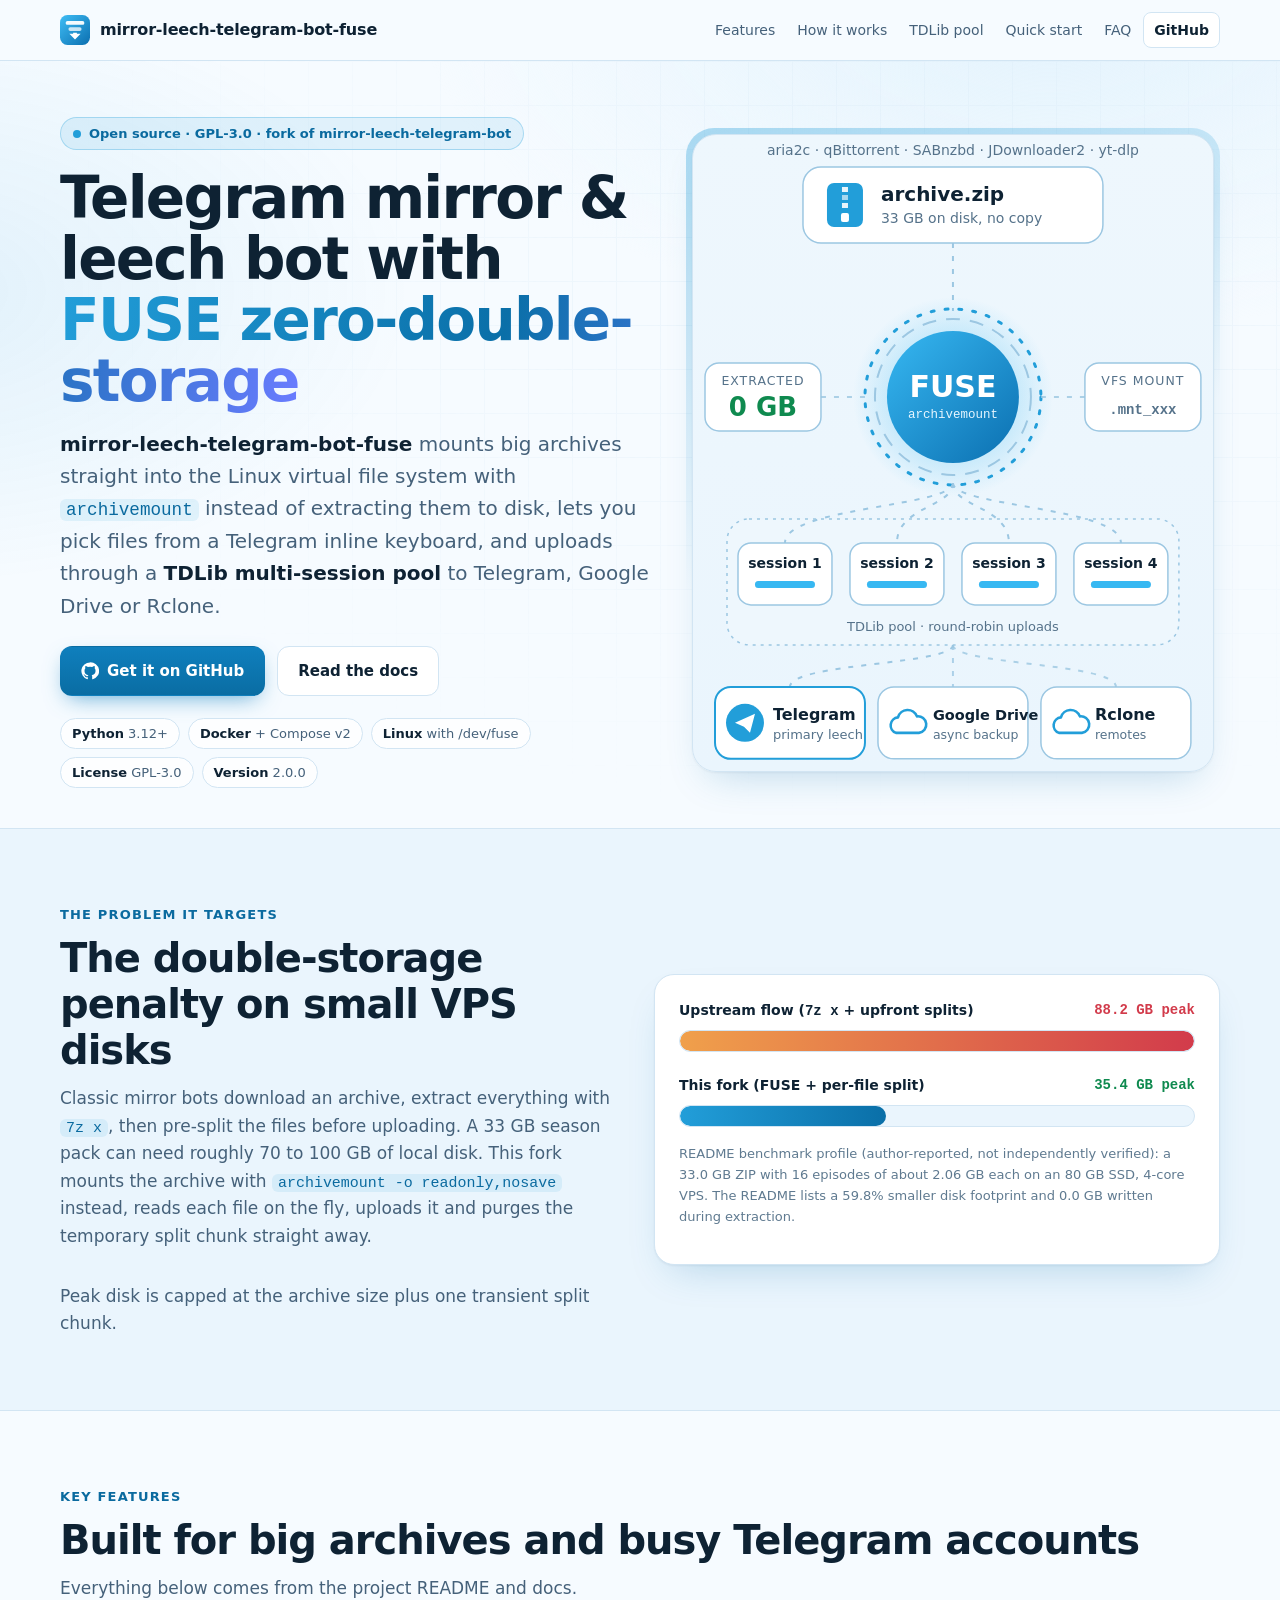
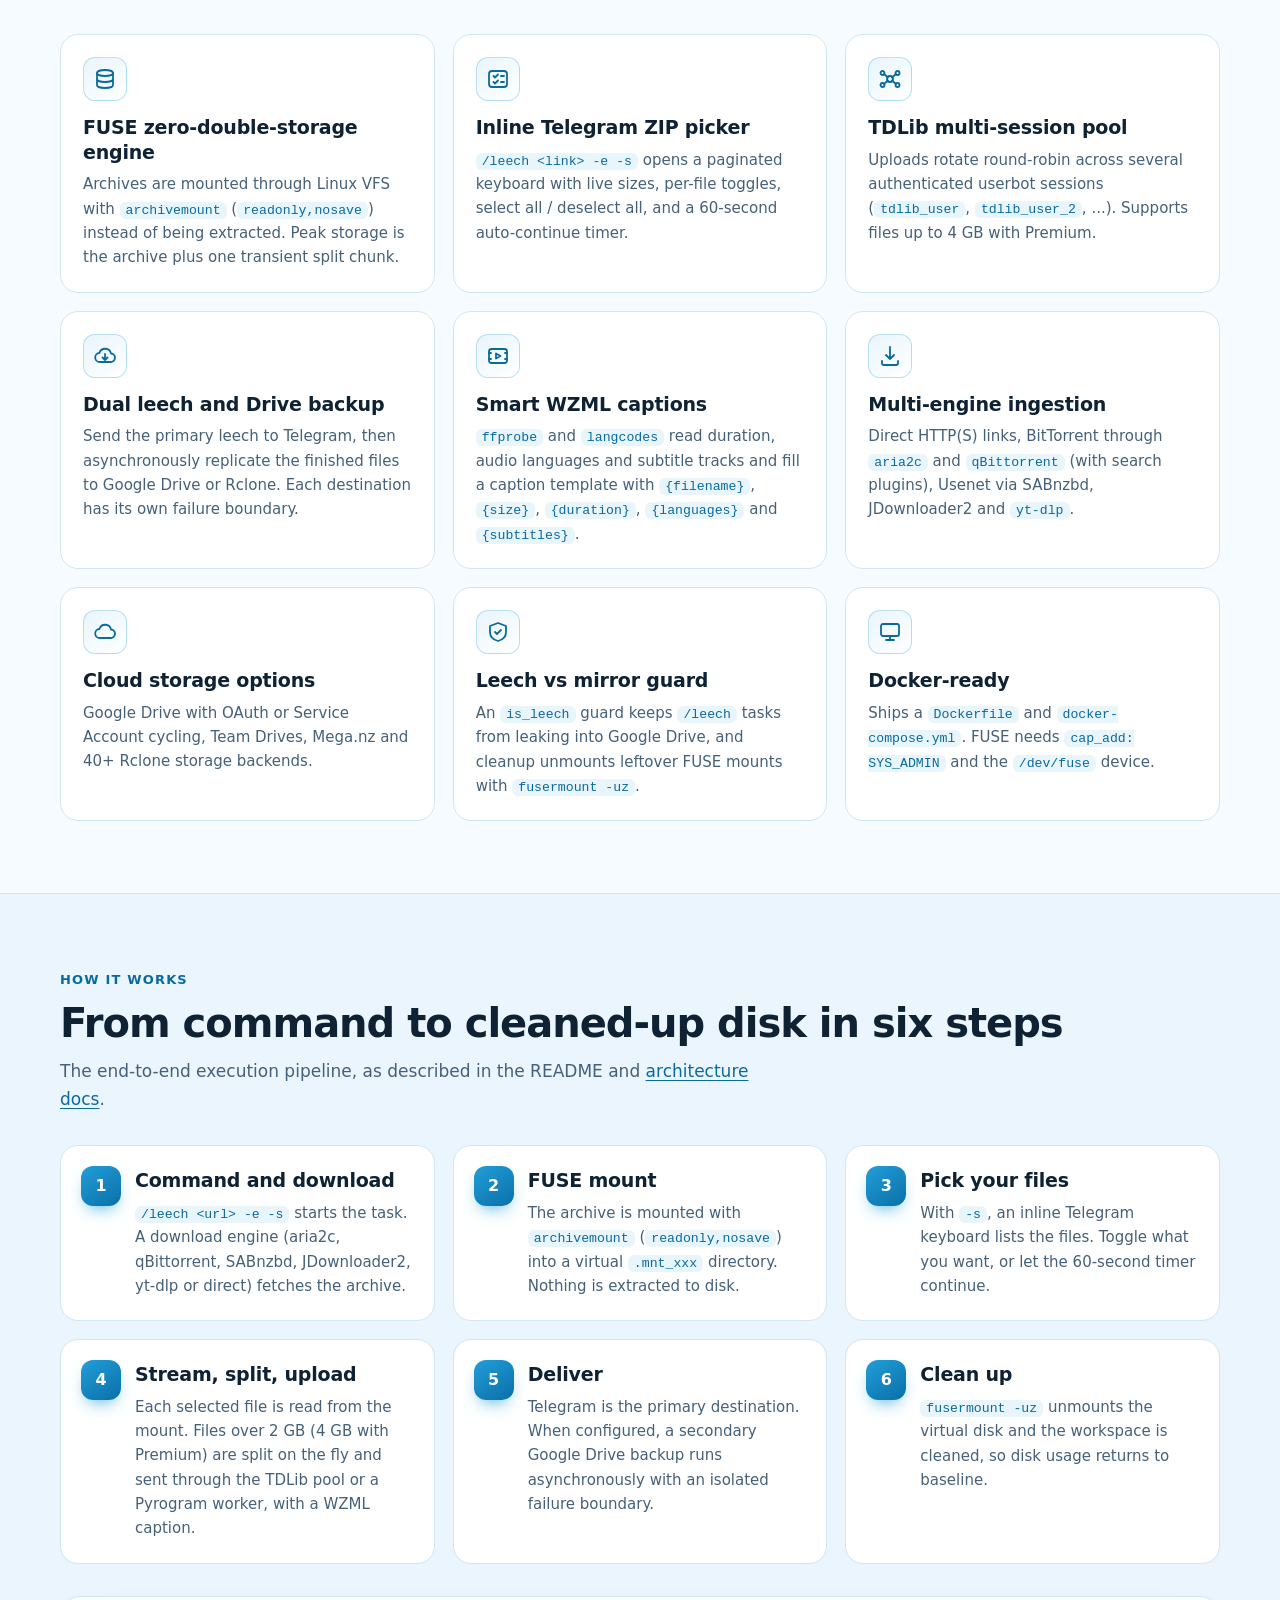
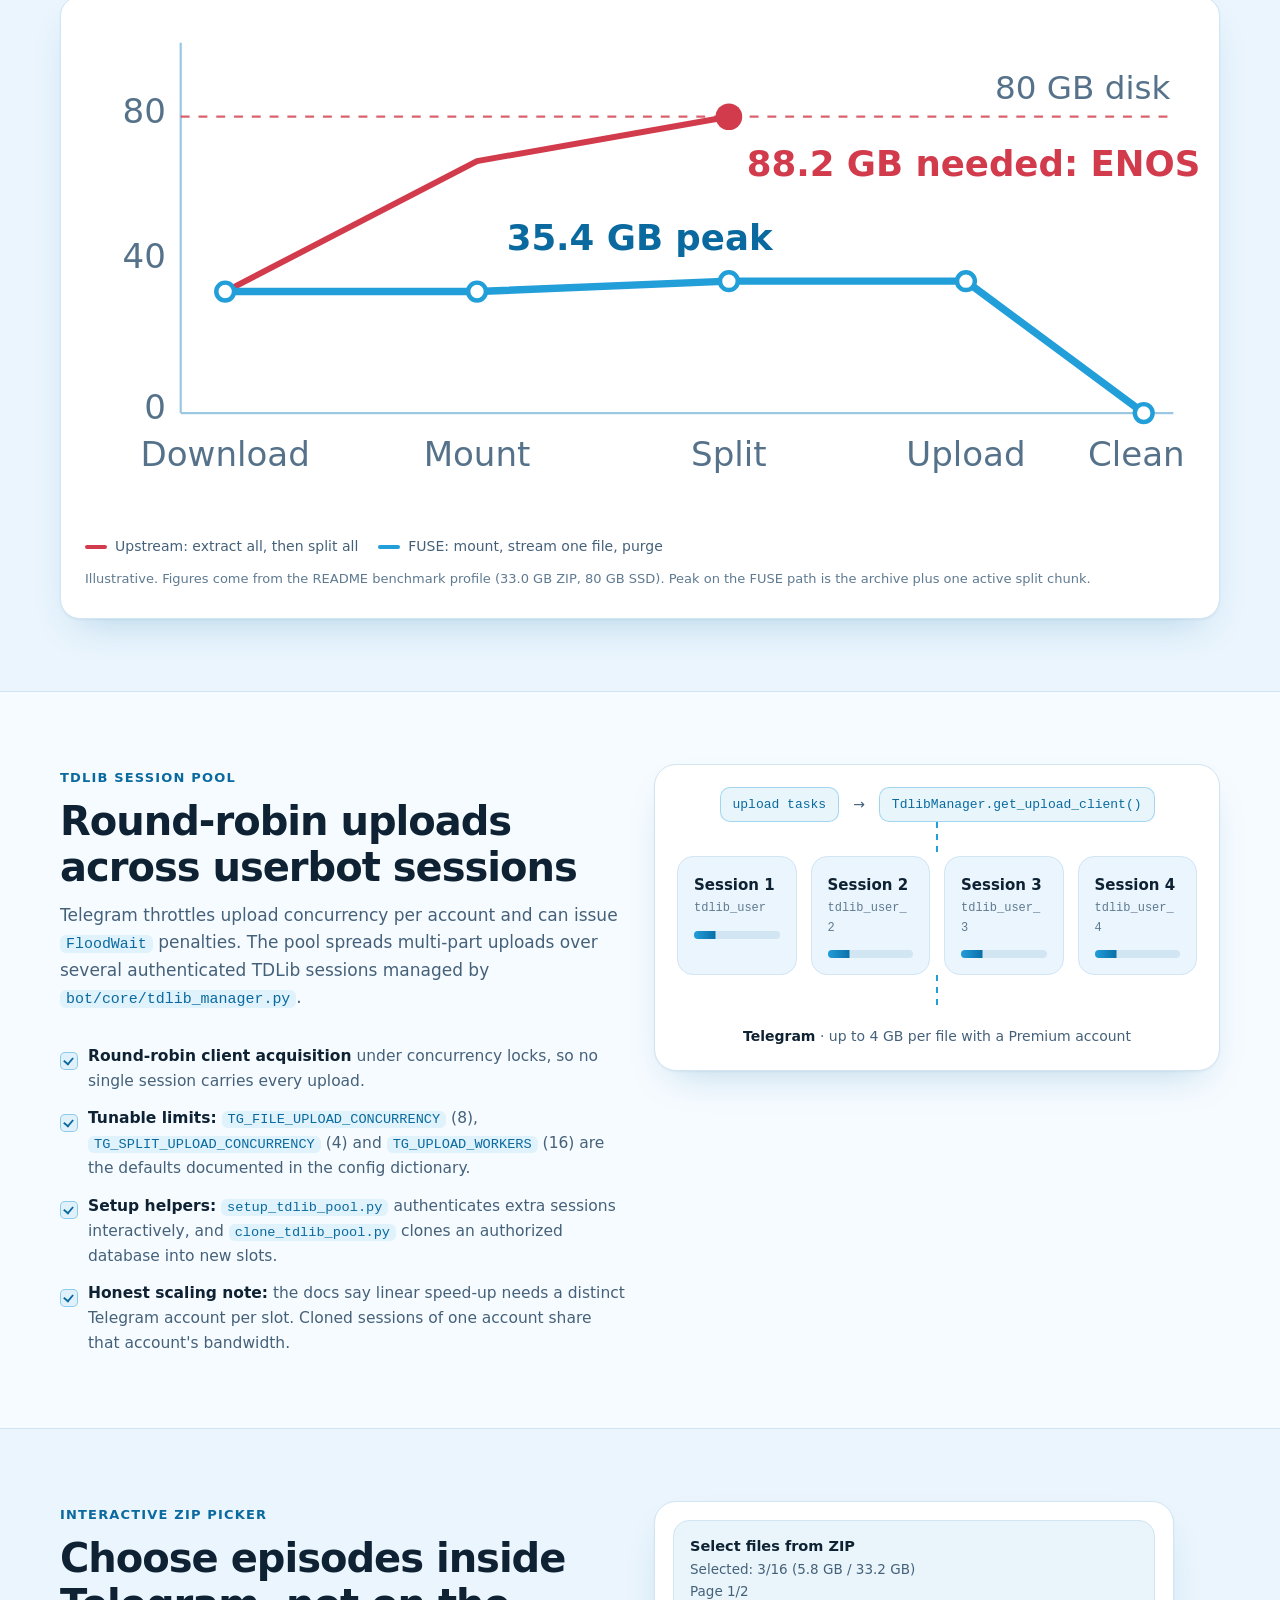
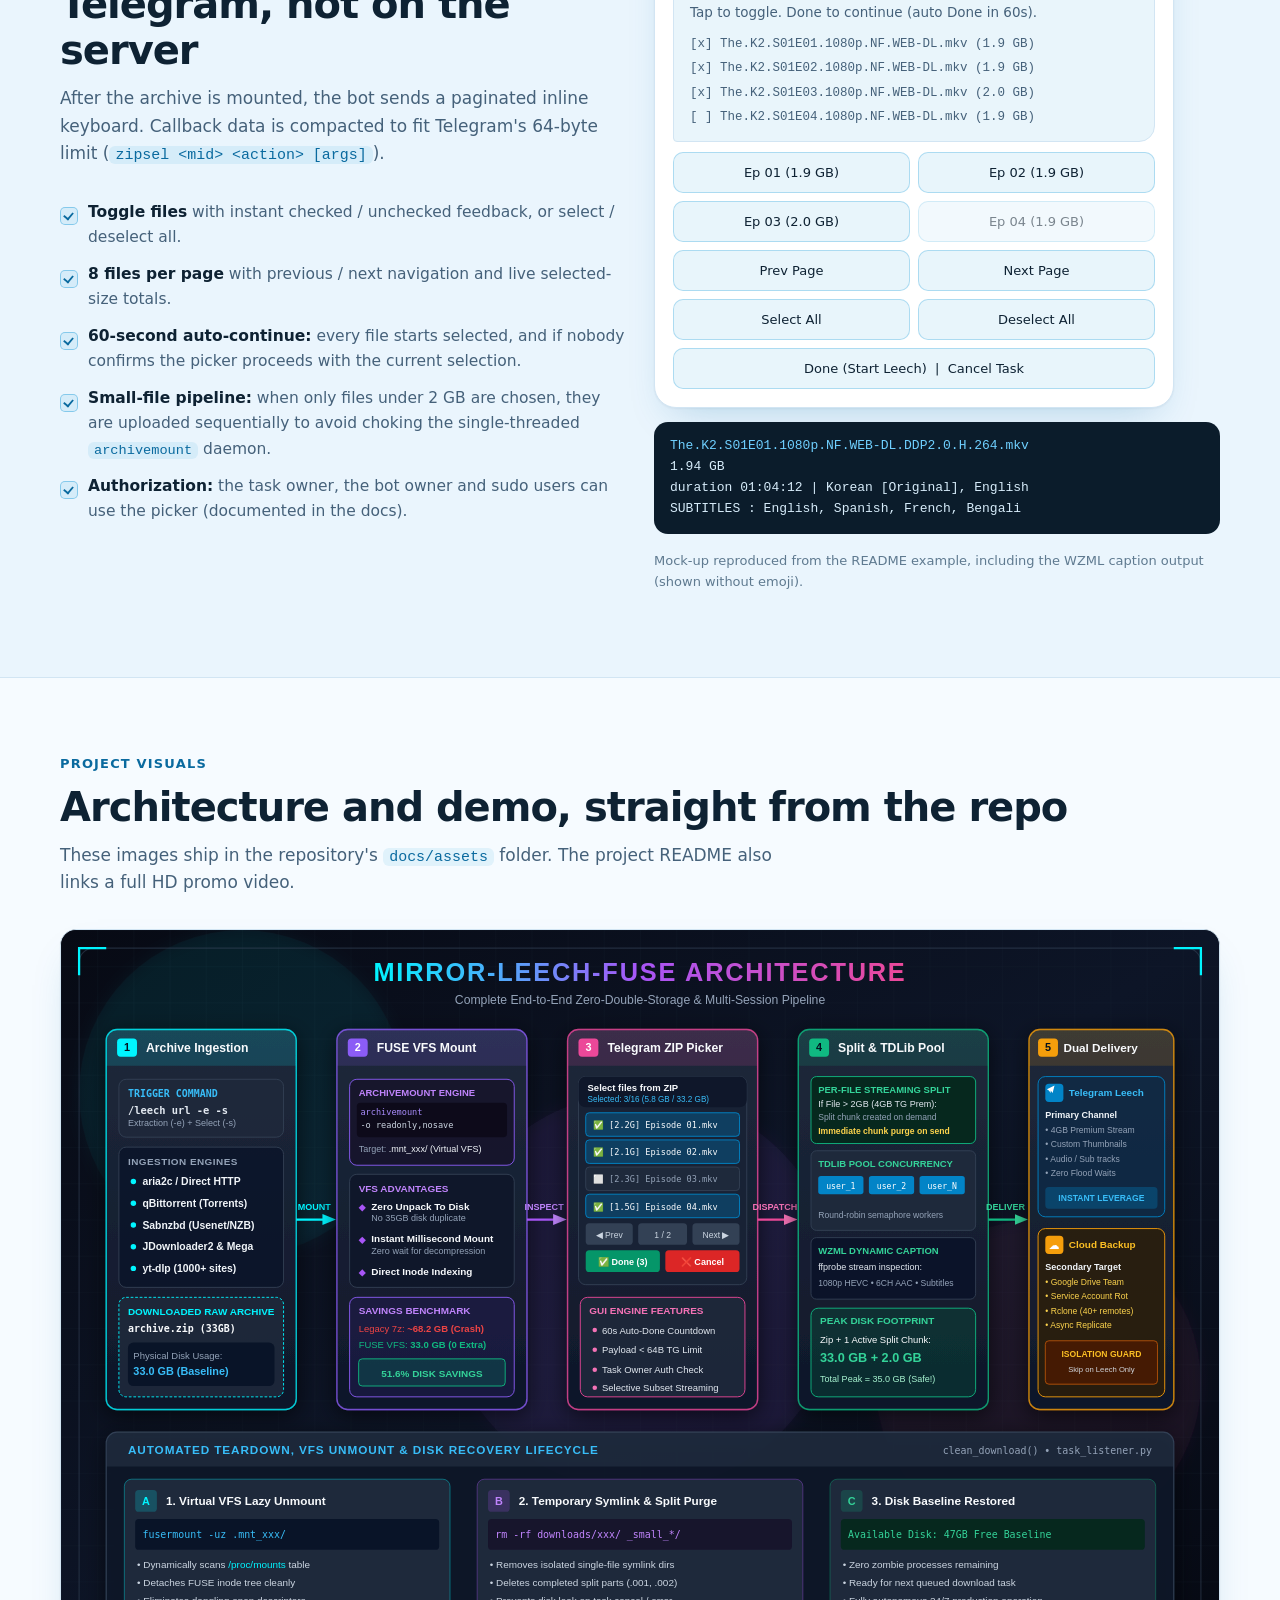
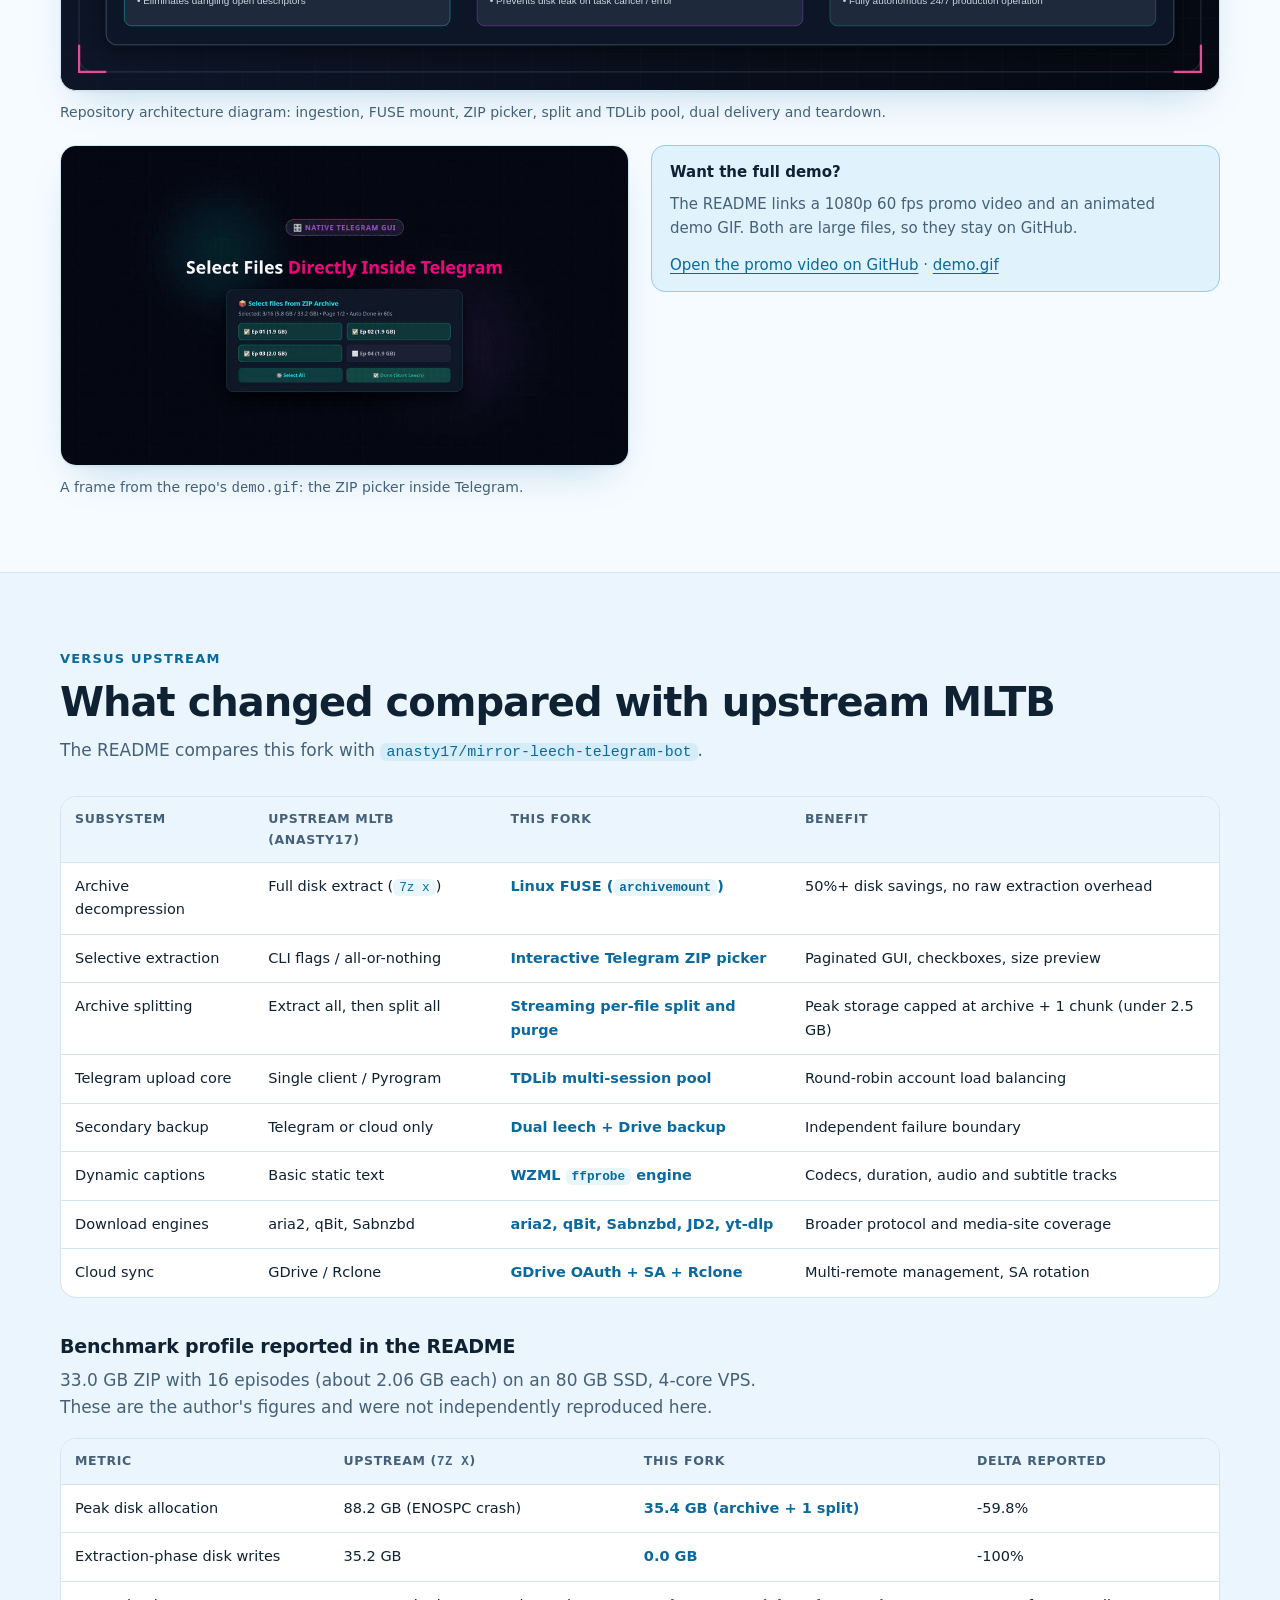
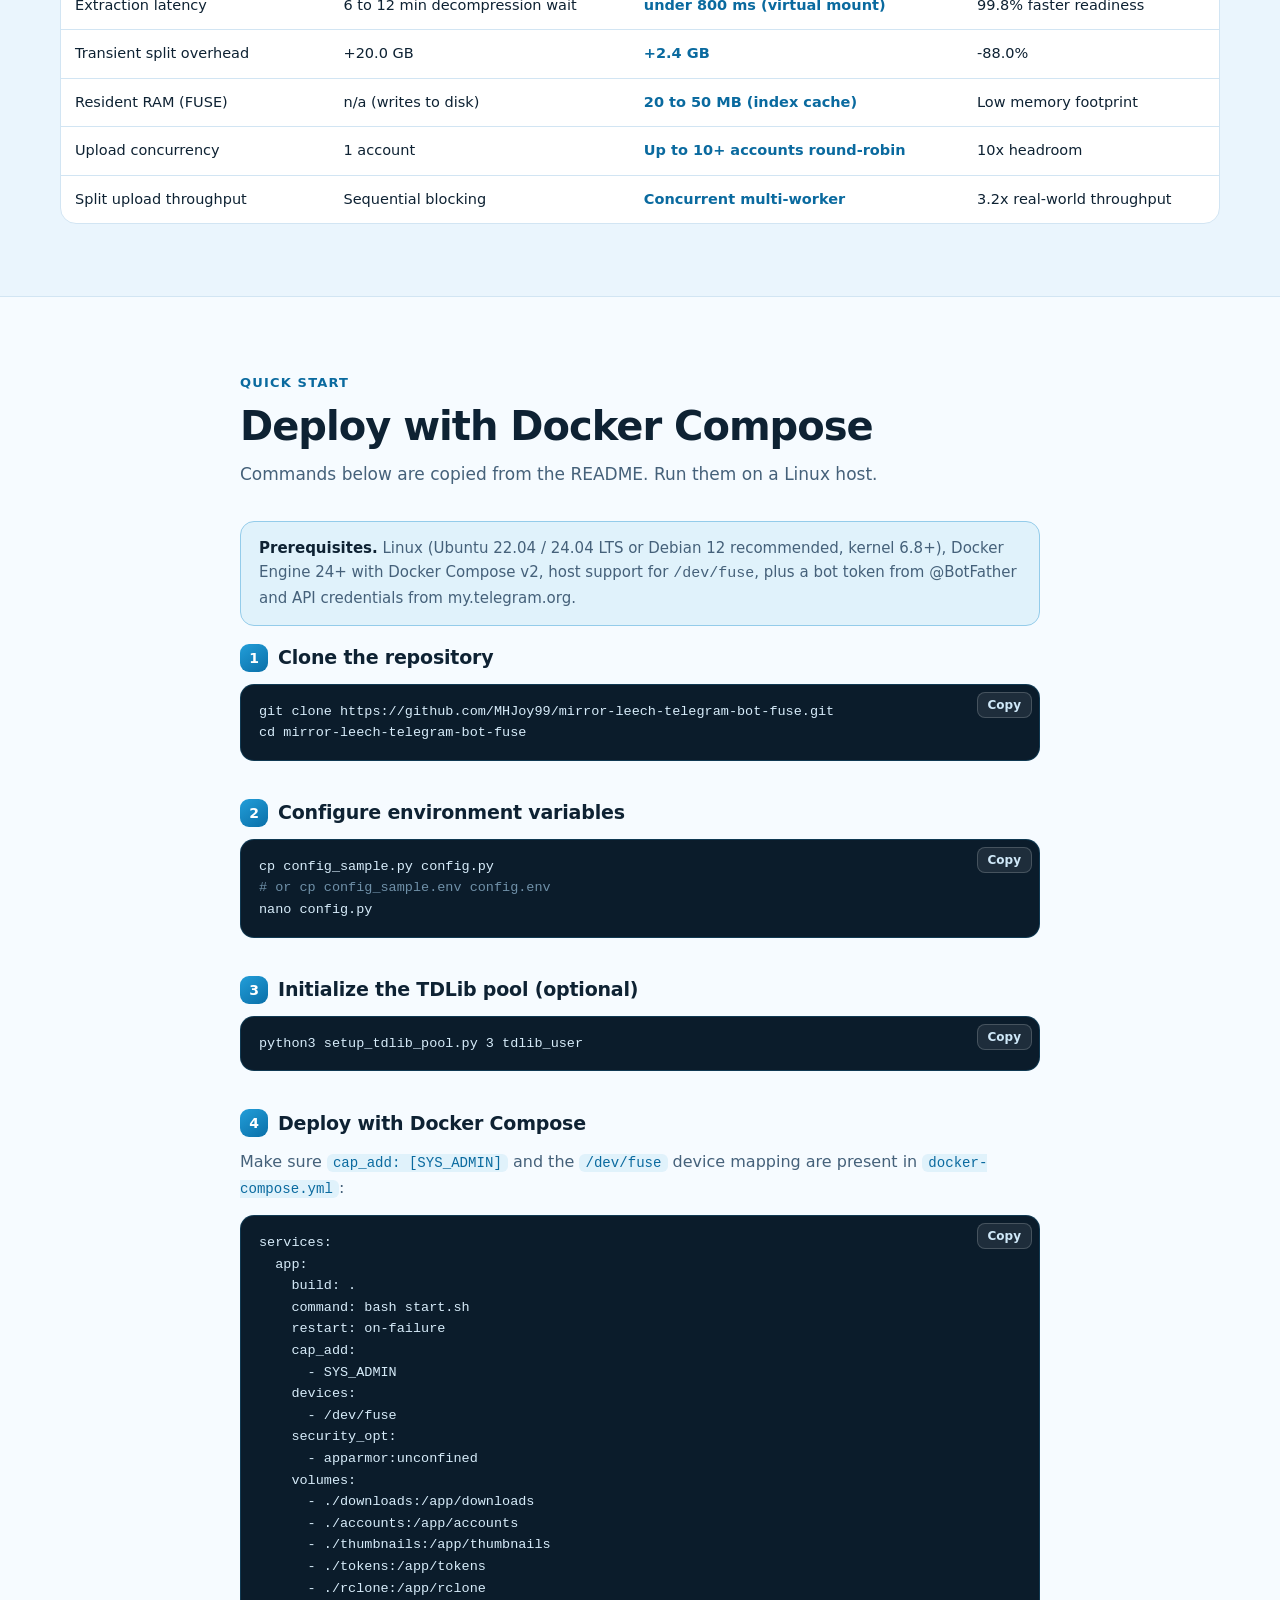
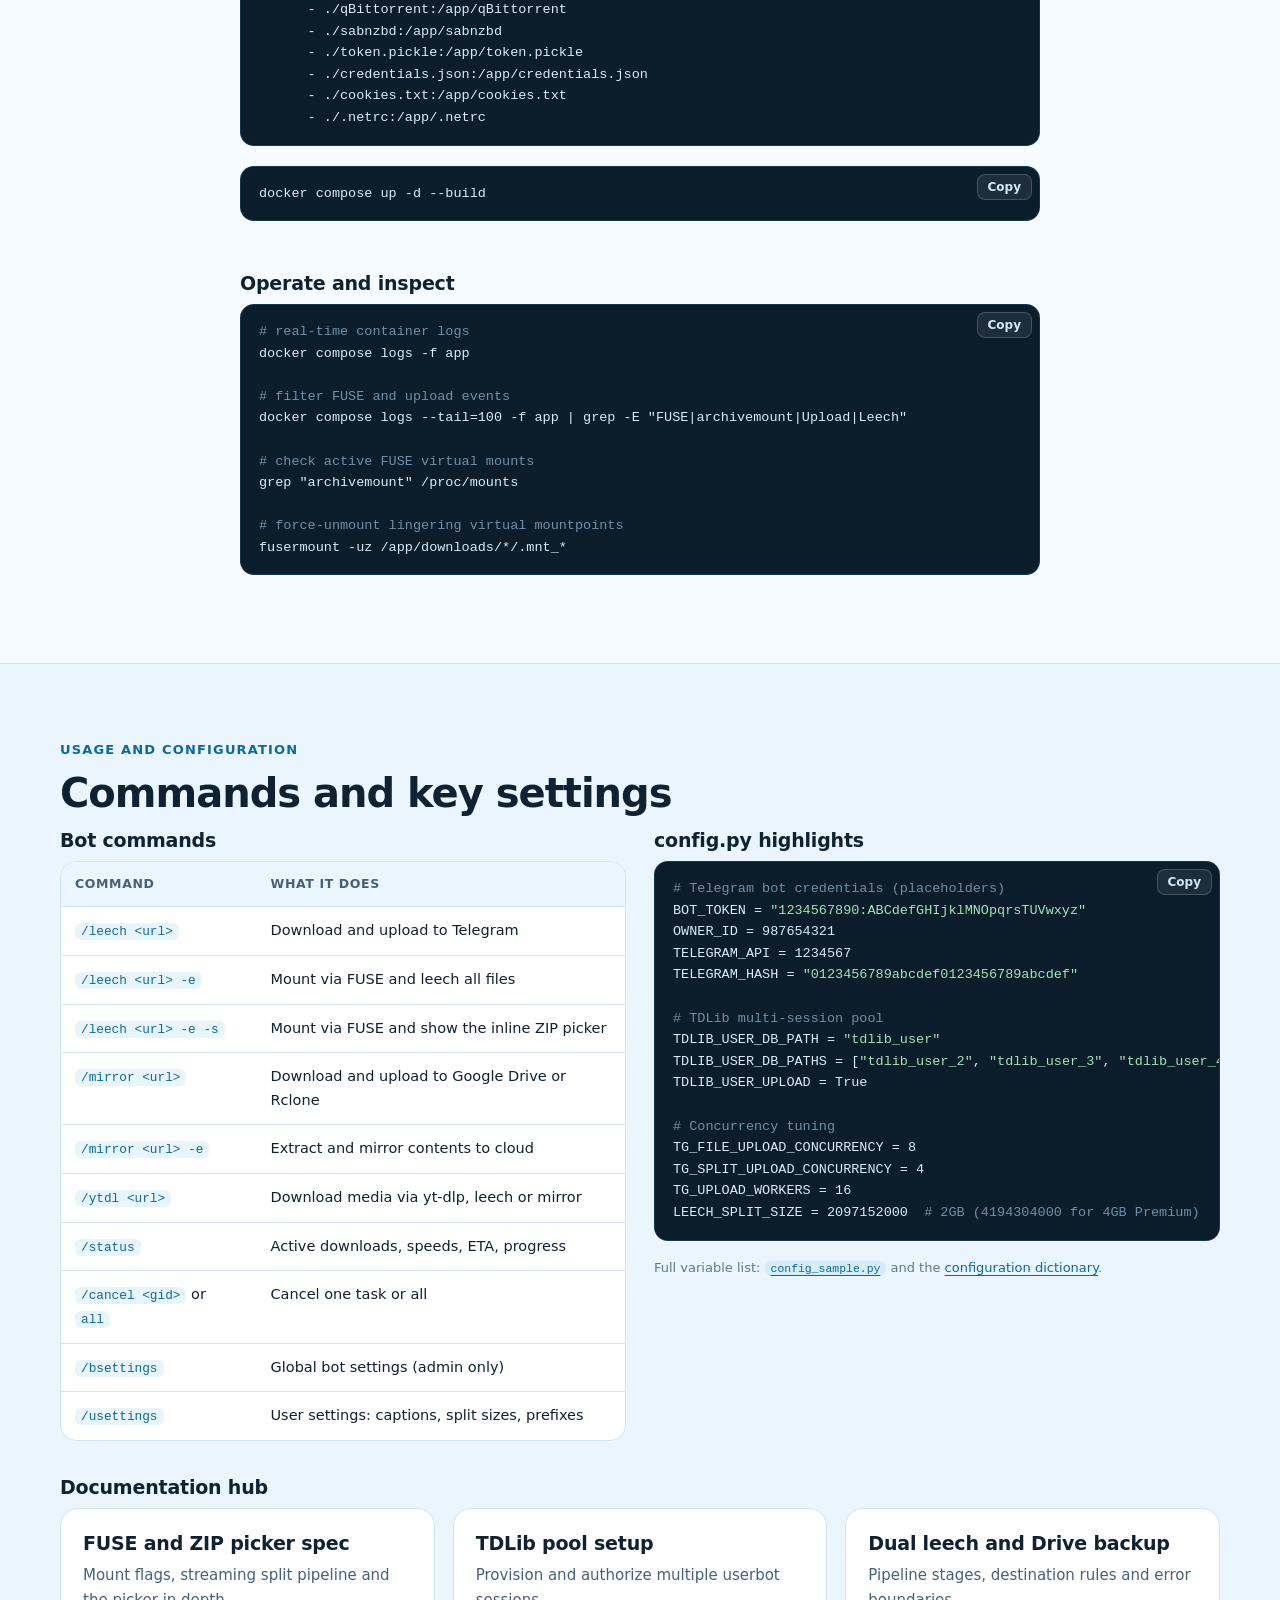
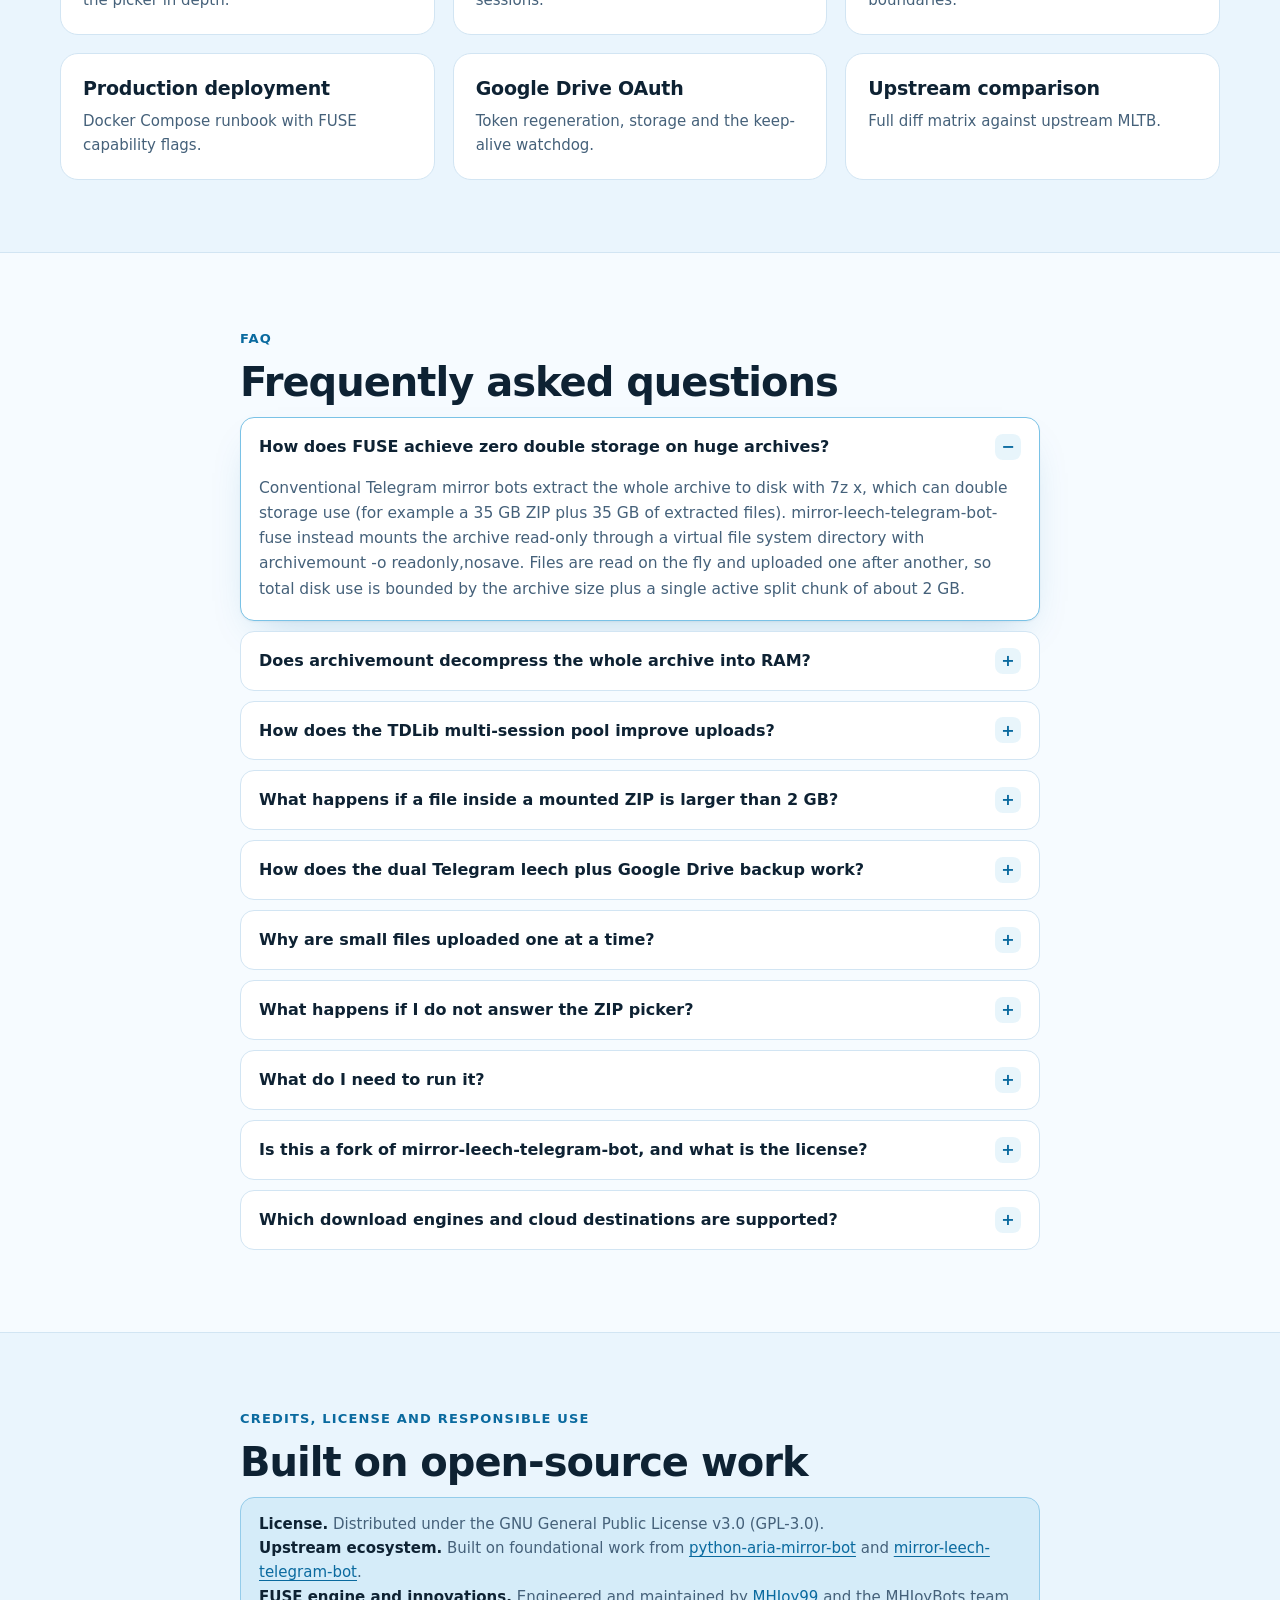
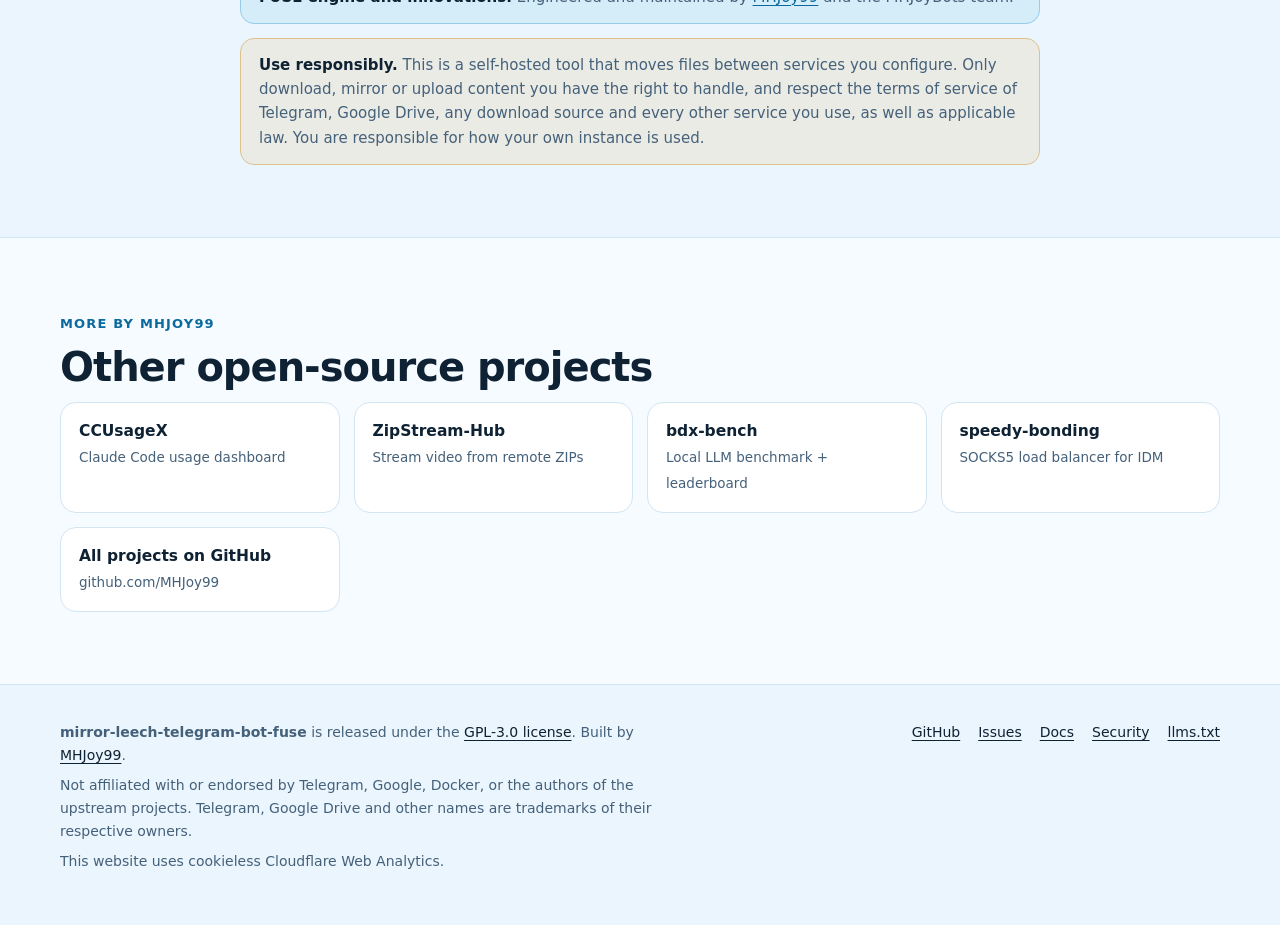
<file: index.html>
<!doctype html>
<html lang="en">
<head>
<meta charset="utf-8">
<title>mirror-leech-telegram-bot-fuse: Telegram Mirror Bot</title>
<meta name="description" content="Open-source Telegram mirror and leech bot with Linux FUSE zero-double-storage archive mounting, an inline ZIP picker and a TDLib multi-session upload pool.">
<link rel="canonical" href="https://mhjoy99.github.io/mirror-leech-telegram-bot-fuse/">
<meta name="robots" content="index, follow, max-image-preview:large, max-snippet:-1">
<meta name="author" content="MHJoy99">
<meta name="keywords" content="Telegram mirror bot, Telegram leech bot, FUSE archivemount, zero double storage, TDLib session pool, ZIP picker, mirror-leech-telegram-bot fork, Google Drive backup">
<meta name="viewport" content="width=device-width, initial-scale=1">
<meta name="theme-color" content="#f6fbff" media="(prefers-color-scheme: light)">
<meta name="theme-color" content="#07131e" media="(prefers-color-scheme: dark)">
<link rel="icon" type="image/svg+xml" href="favicon.svg">
<link rel="stylesheet" href="site.css">
<meta property="og:type" content="website">
<meta property="og:site_name" content="mirror-leech-telegram-bot-fuse">
<meta property="og:title" content="mirror-leech-telegram-bot-fuse: Telegram Mirror Bot">
<meta property="og:description" content="Open-source Telegram mirror and leech bot with Linux FUSE zero-double-storage archive mounting, an inline ZIP picker and a TDLib multi-session upload pool.">
<meta property="og:url" content="https://mhjoy99.github.io/mirror-leech-telegram-bot-fuse/">
<meta property="og:image" content="https://mhjoy99.github.io/mirror-leech-telegram-bot-fuse/og-image.png">
<meta property="og:image:width" content="1200">
<meta property="og:image:height" content="630">
<meta property="og:image:alt" content="Files flowing through a FUSE zero-double-storage engine and a TDLib session pool into Telegram and Google Drive">
<meta property="og:locale" content="en_US">
<meta name="twitter:card" content="summary_large_image">
<meta name="twitter:title" content="mirror-leech-telegram-bot-fuse: Telegram Mirror Bot">
<meta name="twitter:description" content="Open-source Telegram mirror and leech bot with Linux FUSE zero-double-storage archive mounting, an inline ZIP picker and a TDLib multi-session upload pool.">
<meta name="twitter:image" content="https://mhjoy99.github.io/mirror-leech-telegram-bot-fuse/og-image.png">
<meta name="twitter:image:alt" content="Files flowing through a FUSE zero-double-storage engine and a TDLib session pool into Telegram and Google Drive">
<script type="application/ld+json">
{
  "@context": "https://schema.org",
  "@type": "SoftwareApplication",
  "@id": "https://mhjoy99.github.io/mirror-leech-telegram-bot-fuse/#app",
  "name": "mirror-leech-telegram-bot-fuse",
  "alternateName": "MHJoy99 mirror-leech-telegram-bot FUSE",
  "url": "https://mhjoy99.github.io/mirror-leech-telegram-bot-fuse/",
  "description": "Open-source Telegram mirror and leech bot with Linux FUSE zero-double-storage archive mounting, an inline Telegram ZIP picker, a TDLib multi-session upload pool and dual Telegram plus Google Drive delivery.",
  "applicationCategory": "UtilitiesApplication",
  "applicationSubCategory": "Telegram mirror and leech bot",
  "operatingSystem": "Linux",
  "softwareVersion": "2.0.0",
  "softwareRequirements": "Linux host with /dev/fuse, Docker Engine 24+ and Docker Compose v2, Python 3.12+, Telegram bot token and API credentials",
  "programmingLanguage": "Python",
  "offers": {
    "@type": "Offer",
    "price": "0",
    "priceCurrency": "USD"
  },
  "license": "https://www.gnu.org/licenses/gpl-3.0.html",
  "isAccessibleForFree": true,
  "codeRepository": "https://github.com/MHJoy99/mirror-leech-telegram-bot-fuse",
  "downloadUrl": "https://github.com/MHJoy99/mirror-leech-telegram-bot-fuse",
  "installUrl": "https://github.com/MHJoy99/mirror-leech-telegram-bot-fuse#-quickstart--deployment",
  "image": "https://mhjoy99.github.io/mirror-leech-telegram-bot-fuse/og-image.png",
  "featureList": [
    "Linux FUSE zero-double-storage archive mounting with archivemount (readonly,nosave)",
    "Inline Telegram ZIP picker with pagination and a 60-second auto-continue timer",
    "TDLib multi-session round-robin upload pool",
    "Dual Telegram leech plus asynchronous Google Drive backup",
    "WZML dynamic captions from ffprobe metadata",
    "aria2c, qBittorrent, SABnzbd, JDownloader2 and yt-dlp ingestion",
    "Google Drive, Mega.nz and Rclone cloud destinations",
    "Docker and Docker Compose deployment"
  ],
  "author": {
    "@type": "Person",
    "name": "MHJoy99",
    "url": "https://github.com/MHJoy99"
  }
}
</script>
<script type="application/ld+json">
{
  "@context": "https://schema.org",
  "@type": "FAQPage",
  "@id": "https://mhjoy99.github.io/mirror-leech-telegram-bot-fuse/#faq",
  "mainEntity": [
    {
      "@type": "Question",
      "name": "How does FUSE achieve zero double storage on huge archives?",
      "acceptedAnswer": {
        "@type": "Answer",
        "text": "Conventional Telegram mirror bots extract the whole archive to disk with 7z x, which can double storage use (for example a 35 GB ZIP plus 35 GB of extracted files). mirror-leech-telegram-bot-fuse instead mounts the archive read-only through a virtual file system directory with archivemount -o readonly,nosave. Files are read on the fly and uploaded one after another, so total disk use is bounded by the archive size plus a single active split chunk of about 2 GB."
      }
    },
    {
      "@type": "Question",
      "name": "Does archivemount decompress the whole archive into RAM?",
      "acceptedAnswer": {
        "@type": "Answer",
        "text": "No. According to the README, archivemount only parses the archive index headers into memory, roughly 20 to 50 MB. When ffmpeg or the uploader reads a specific file offset, archivemount seeks to that byte range and decompresses only the active stream buffer, so memory stays small and stable during multi-gigabyte transfers."
      }
    },
    {
      "@type": "Question",
      "name": "How does the TDLib multi-session pool improve uploads?",
      "acceptedAnswer": {
        "@type": "Answer",
        "text": "Telegram throttles upload concurrency per account and can issue FloodWait penalties under heavy load. The pool distributes multi-part uploads across several authenticated userbot sessions (tdlib_user, tdlib_user_2, tdlib_user_3 and so on) in round-robin rotation, and supports files up to 4 GB with a Premium account. The setup guide notes that linear speed-up needs a distinct Telegram account for each pool slot. Sessions cloned from one account share that account’s bandwidth quota."
      }
    },
    {
      "@type": "Question",
      "name": "What happens if a file inside a mounted ZIP is larger than 2 GB?",
      "acceptedAnswer": {
        "@type": "Answer",
        "text": "The streaming engine reads the file from the FUSE mount, writes split chunks one at a time into a temporary workspace, uploads each chunk through the worker pool, and purges each chunk from disk before starting the next. Disk usage therefore does not balloon, whatever the archive size. The split size is set with LEECH_SPLIT_SIZE (2 GB by default, 4 GB for Telegram Premium)."
      }
    },
    {
      "@type": "Question",
      "name": "How does the dual Telegram leech plus Google Drive backup work?",
      "acceptedAnswer": {
        "@type": "Answer",
        "text": "When it is configured, the bot first completes the primary Telegram leech and then starts an asynchronous secondary upload to Google Drive. The two destinations have independent failure boundaries: if Google Drive hits a quota limit or a timeout, the Telegram leech is still completed and delivered."
      }
    },
    {
      "@type": "Question",
      "name": "Why are small files uploaded one at a time?",
      "acceptedAnswer": {
        "@type": "Answer",
        "text": "The archivemount daemon is single-threaded. Opening many concurrent file handles on the FUSE layer causes I/O contention and stalled transfers. For small files the bot uses an anti-choke sequential dispatcher that symlinks each file into an isolated temporary workspace and uploads them one by one."
      }
    },
    {
      "@type": "Question",
      "name": "What happens if I do not answer the ZIP picker?",
      "acceptedAnswer": {
        "@type": "Answer",
        "text": "The inline ZIP picker has a 60-second safety timer. Every file starts selected, and if nobody confirms in time the picker continues with the current selection so that automated batch tasks do not freeze indefinitely. Tapping Cancel Task aborts the task instead."
      }
    },
    {
      "@type": "Question",
      "name": "What do I need to run it?",
      "acceptedAnswer": {
        "@type": "Answer",
        "text": "A Linux host (Ubuntu 22.04 or 24.04 LTS or Debian 12 recommended, kernel 6.8+), Docker Engine 24+ with Docker Compose v2, and FUSE support through /dev/fuse. The compose file must grant cap_add SYS_ADMIN and map the /dev/fuse device. You also need a bot token from @BotFather and API credentials from my.telegram.org. The bot targets Python 3.12+ and ships a Dockerfile."
      }
    },
    {
      "@type": "Question",
      "name": "Is this a fork of mirror-leech-telegram-bot, and what is the license?",
      "acceptedAnswer": {
        "@type": "Answer",
        "text": "Yes. It builds on python-aria-mirror-bot and anasty17’s mirror-leech-telegram-bot and adds the FUSE engine, ZIP picker, TDLib pool, dual backup and WZML captions. It is distributed under the GNU General Public License v3.0 and maintained by MHJoy99 and the MHJoyBots team. It is not affiliated with Telegram or Google."
      }
    },
    {
      "@type": "Question",
      "name": "Which download engines and cloud destinations are supported?",
      "acceptedAnswer": {
        "@type": "Answer",
        "text": "Ingestion covers direct HTTP(S) links, BitTorrent through aria2c and qBittorrent, Usenet through SABnzbd, JDownloader2, Mega and yt-dlp for video and audio sites. Destinations include Telegram chats and channels, Google Drive (OAuth or Service Accounts, Team Drives) and Rclone remotes."
      }
    }
  ]
}
</script>
<script type="application/ld+json">
{
  "@context": "https://schema.org",
  "@type": "BreadcrumbList",
  "itemListElement": [
    {
      "@type": "ListItem",
      "position": 1,
      "name": "MHJoy99 projects",
      "item": "https://github.com/MHJoy99"
    },
    {
      "@type": "ListItem",
      "position": 2,
      "name": "mirror-leech-telegram-bot-fuse",
      "item": "https://mhjoy99.github.io/mirror-leech-telegram-bot-fuse/"
    }
  ]
}
</script>
<script>document.documentElement.className+=' js'</script>
</head>
<body>
<a class="skip" href="#main">Skip to content</a>
<header class="site-header">
  <div class="wrap">
    <a class="brand" href="#top" aria-label="mirror-leech-telegram-bot-fuse home"><img src="favicon.svg" width="30" height="30" alt=""><span>mirror-leech-telegram-bot-fuse</span></a>
    <nav class="nav" aria-label="Primary">
      <a class="hide-s" href="#features">Features</a>
      <a class="hide-s" href="#how">How it works</a>
      <a class="hide-s" href="#pool">TDLib pool</a>
      <a class="hide-s" href="#quickstart">Quick start</a>
      <a href="#faq">FAQ</a>
      <a class="gh" href="https://github.com/MHJoy99/mirror-leech-telegram-bot-fuse">GitHub</a>
    </nav>
  </div>
</header>

<main id="main">
<section class="hero" id="top">
  <div class="wrap">
    <div>
      <span class="eyebrow"><i></i> Open source &middot; GPL-3.0 &middot; fork of mirror-leech-telegram-bot</span>
      <h1>Telegram mirror &amp; leech bot with <span class="grad">FUSE zero-double-storage</span></h1>
      <p class="lead"><strong>mirror-leech-telegram-bot-fuse</strong> mounts big archives straight into the Linux virtual file system with <code>archivemount</code> instead of extracting them to disk, lets you pick files from a Telegram inline keyboard, and uploads through a <strong>TDLib multi-session pool</strong> to Telegram, Google Drive or Rclone.</p>
      <div class="cta">
        <a class="btn primary" href="https://github.com/MHJoy99/mirror-leech-telegram-bot-fuse"><svg viewBox="0 0 24 24" fill="currentColor" aria-hidden="true"><path d="M12 .5a11.5 11.5 0 0 0-3.64 22.41c.58.1.79-.25.79-.56v-2c-3.2.7-3.88-1.37-3.88-1.37-.52-1.33-1.28-1.69-1.28-1.69-1.05-.71.08-.7.08-.7 1.15.08 1.76 1.19 1.76 1.19 1.03 1.76 2.69 1.25 3.35.96.1-.75.4-1.25.73-1.54-2.55-.29-5.23-1.28-5.23-5.68 0-1.25.45-2.28 1.19-3.08-.12-.29-.52-1.46.11-3.04 0 0 .97-.31 3.17 1.18a11 11 0 0 1 5.77 0c2.2-1.49 3.17-1.18 3.17-1.18.63 1.58.23 2.75.11 3.04.74.8 1.19 1.83 1.19 3.08 0 4.41-2.69 5.38-5.25 5.67.41.36.78 1.06.78 2.14v3.17c0 .31.21.67.8.56A11.5 11.5 0 0 0 12 .5Z"/></svg>Get it on GitHub</a>
        <a class="btn" href="https://github.com/MHJoy99/mirror-leech-telegram-bot-fuse/blob/main/docs/README.md">Read the docs</a>
      </div>
      <ul class="chips" aria-label="At a glance">
        <li><b>Python</b> 3.12+</li>
        <li><b>Docker</b> + Compose v2</li>
        <li><b>Linux</b> with /dev/fuse</li>
        <li><b>License</b> GPL-3.0</li>
        <li><b>Version</b> 2.0.0</li>
      </ul>
    </div>

    <div class="hero-vis">
      <svg viewBox="0 0 520 636" role="img" aria-labelledby="hv-t hv-d" xmlns="http://www.w3.org/2000/svg">
        <title id="hv-t">Animated pipeline: archive, FUSE engine, TDLib pool, Telegram and cloud</title>
        <desc id="hv-d">A downloaded archive is mounted by the FUSE engine without extraction. Files then stream through four round-robin TDLib sessions to Telegram, with an asynchronous backup to Google Drive and Rclone.</desc>
        <defs>
          <linearGradient id="core" x1="0" y1="0" x2="1" y2="1"><stop offset="0" stop-color="#37b8f2"/><stop offset="1" stop-color="#0b6fb0"/></linearGradient>
          <radialGradient id="glow"><stop offset="0" stop-color="#37b8f2" stop-opacity=".55"/><stop offset="1" stop-color="#37b8f2" stop-opacity="0"/></radialGradient>
        </defs>
        <text class="v-s" x="260" y="20" text-anchor="middle" font-size="14">aria2c · qBittorrent · SABnzbd · JDownloader2 · yt-dlp</text>

        <!-- source -->
        <rect class="v-card" x="110" y="32" width="300" height="76" rx="18"/>
        <g transform="translate(134,48)"><rect width="36" height="44" rx="7" fill="#229ed9"/><rect x="15" y="4" width="6" height="5" fill="#fff" opacity=".9"/><rect x="15" y="12" width="6" height="5" fill="#fff" opacity=".6"/><rect x="15" y="20" width="6" height="5" fill="#fff" opacity=".9"/><rect x="14" y="30" width="8" height="9" rx="2" fill="#fff"/></g>
        <text class="v-t" x="188" y="66" font-size="20" font-weight="700">archive.zip</text>
        <text class="v-s" x="188" y="88" font-size="14">33 GB on disk, no copy</text>

        <!-- flow A -->
        <path class="v-line" d="M260 108 L260 176"/>
        <rect class="pk" x="-8" y="-5.5" width="16" height="11" rx="3" fill="#37b8f2" style="offset-path:path('M260 108 L260 176');--d:2.2s;--dl:0s"/>
        <rect class="pk" x="-8" y="-5.5" width="16" height="11" rx="3" fill="#37b8f2" style="offset-path:path('M260 108 L260 176');--d:2.2s;--dl:.75s"/>
        <rect class="pk" x="-8" y="-5.5" width="16" height="11" rx="3" fill="#37b8f2" style="offset-path:path('M260 108 L260 176');--d:2.2s;--dl:1.5s"/>

        <!-- engine -->
        <circle class="core-pulse" cx="260" cy="262" r="100" fill="url(#glow)"/>
        <circle class="ring" cx="260" cy="262" r="88" fill="none" stroke="#229ed9" stroke-width="3" stroke-dasharray="3 11" stroke-linecap="round"/>
        <circle class="ring rev" cx="260" cy="262" r="78" fill="none" stroke="var(--svg-line)" stroke-width="2" stroke-dasharray="14 10"/>
        <circle cx="260" cy="262" r="66" fill="url(#core)"/>
        <text x="260" y="262" text-anchor="middle" font-family="var(--sans)" font-size="30" font-weight="800" fill="#fff">FUSE</text>
        <text x="260" y="283" text-anchor="middle" font-family="var(--mono)" font-size="12.5" fill="#e6f6ff">archivemount</text>

        <g>
          <rect class="v-card" x="12" y="228" width="116" height="68" rx="14"/>
          <text class="v-s" x="70" y="250" text-anchor="middle" font-size="12.5" letter-spacing="1">EXTRACTED</text>
          <text x="70" y="281" text-anchor="middle" font-family="var(--sans)" font-size="26" font-weight="800" fill="var(--good)">0 GB</text>
          <path class="v-line slow" d="M128 262 L172 262"/>
        </g>
        <g>
          <rect class="v-card" x="392" y="228" width="116" height="68" rx="14"/>
          <text class="v-s" x="450" y="250" text-anchor="middle" font-size="12.5" letter-spacing="1">VFS MOUNT</text>
          <text class="v-m blink" x="450" y="279" text-anchor="middle" font-size="14" font-weight="700">.mnt_xxx</text>
          <path class="v-line slow" d="M392 262 L348 262"/>
        </g>

        <!-- fan out to the pool -->
        <rect class="v-pool" x="34" y="384" width="452" height="126" rx="22"/>
        <g fill="none">
          <path class="v-line" d="M260 348 C260 372 92 372 92 408"/>
          <path class="v-line" d="M260 348 C260 372 204 372 204 408"/>
          <path class="v-line" d="M260 348 C260 372 316 372 316 408"/>
          <path class="v-line" d="M260 348 C260 372 428 372 428 408"/>
        </g>
        <rect class="pk" x="-8" y="-5.5" width="16" height="11" rx="3" fill="#37b8f2" style="offset-path:path('M260 348 C260 372 92 372 92 408');--d:4s;--dl:0s"/>
        <rect class="pk" x="-8" y="-5.5" width="16" height="11" rx="3" fill="#37b8f2" style="offset-path:path('M260 348 C260 372 204 372 204 408');--d:4s;--dl:1s"/>
        <rect class="pk" x="-8" y="-5.5" width="16" height="11" rx="3" fill="#37b8f2" style="offset-path:path('M260 348 C260 372 316 372 316 408');--d:4s;--dl:2s"/>
        <rect class="pk" x="-8" y="-5.5" width="16" height="11" rx="3" fill="#37b8f2" style="offset-path:path('M260 348 C260 372 428 372 428 408');--d:4s;--dl:3s"/>

        <g class="n1"><rect class="v-card" x="45" y="408" width="94" height="62" rx="13"/><rect class="node-ring" x="45" y="408" width="94" height="62" rx="13" fill="none" stroke="#37b8f2" stroke-width="3"/><text class="v-t" x="92" y="433" text-anchor="middle" font-size="14" font-weight="700">session 1</text><rect x="62" y="446" width="60" height="7" rx="3.5" fill="var(--svg-line)" opacity=".5"/><rect class="load" x="62" y="446" width="60" height="7" rx="3.5" fill="#37b8f2"/></g>
        <g class="n2"><rect class="v-card" x="157" y="408" width="94" height="62" rx="13"/><rect class="node-ring" x="157" y="408" width="94" height="62" rx="13" fill="none" stroke="#37b8f2" stroke-width="3"/><text class="v-t" x="204" y="433" text-anchor="middle" font-size="14" font-weight="700">session 2</text><rect x="174" y="446" width="60" height="7" rx="3.5" fill="var(--svg-line)" opacity=".5"/><rect class="load" x="174" y="446" width="60" height="7" rx="3.5" fill="#37b8f2"/></g>
        <g class="n3"><rect class="v-card" x="269" y="408" width="94" height="62" rx="13"/><rect class="node-ring" x="269" y="408" width="94" height="62" rx="13" fill="none" stroke="#37b8f2" stroke-width="3"/><text class="v-t" x="316" y="433" text-anchor="middle" font-size="14" font-weight="700">session 3</text><rect x="286" y="446" width="60" height="7" rx="3.5" fill="var(--svg-line)" opacity=".5"/><rect class="load" x="286" y="446" width="60" height="7" rx="3.5" fill="#37b8f2"/></g>
        <g class="n4"><rect class="v-card" x="381" y="408" width="94" height="62" rx="13"/><rect class="node-ring" x="381" y="408" width="94" height="62" rx="13" fill="none" stroke="#37b8f2" stroke-width="3"/><text class="v-t" x="428" y="433" text-anchor="middle" font-size="14" font-weight="700">session 4</text><rect x="398" y="446" width="60" height="7" rx="3.5" fill="var(--svg-line)" opacity=".5"/><rect class="load" x="398" y="446" width="60" height="7" rx="3.5" fill="#37b8f2"/></g>
        <text class="v-s" x="260" y="496" text-anchor="middle" font-size="13">TDLib pool · round-robin uploads</text>

        <!-- destinations -->
        <g fill="none">
          <path class="v-line" d="M260 510 C260 530 97 528 97 552"/>
          <path class="v-line slow" d="M260 510 L260 552"/>
          <path class="v-line slow" d="M260 510 C260 530 423 528 423 552"/>
        </g>
        <rect class="pk" x="-8" y="-5.5" width="16" height="11" rx="3" fill="#37b8f2" style="offset-path:path('M260 510 C260 530 97 528 97 552');--d:1.8s;--dl:0s"/>
        <rect class="pk" x="-8" y="-5.5" width="16" height="11" rx="3" fill="#37b8f2" style="offset-path:path('M260 510 C260 530 97 528 97 552');--d:1.8s;--dl:.9s"/>
        <rect class="pk" x="-6" y="-4.5" width="12" height="9" rx="3" fill="#7fd0fa" style="offset-path:path('M260 510 L260 552');--d:3.2s;--dl:1.2s"/>
        <rect class="pk" x="-6" y="-4.5" width="12" height="9" rx="3" fill="#7fd0fa" style="offset-path:path('M260 510 C260 530 423 528 423 552');--d:3.2s;--dl:2.4s"/>

        <rect class="v-card" x="22" y="552" width="150" height="72" rx="16" style="stroke:#229ed9;stroke-width:2"/>
        <circle cx="52" cy="588" r="19" fill="#229ed9"/><path d="M42 588 L62 579 L57 598 L51 592 Z" fill="#fff"/>
        <text class="v-t" x="80" y="585" font-size="16" font-weight="700">Telegram</text>
        <text class="v-s" x="80" y="604" font-size="13">primary leech</text>

        <rect class="v-card" x="185" y="552" width="150" height="72" rx="16"/>
        <g transform="translate(216,590)" fill="none" stroke="#229ed9" stroke-width="2.6" stroke-linejoin="round"><path d="M-13 8 a8 8 0 0 1 2-15.5 a10 10 0 0 1 19-1 a8 8 0 0 1 2 16.5 z"/></g>
        <text class="v-t" x="240" y="585" font-size="14.5" font-weight="700">Google Drive</text>
        <text class="v-s" x="240" y="604" font-size="12.5">async backup</text>

        <rect class="v-card" x="348" y="552" width="150" height="72" rx="16"/>
        <g transform="translate(379,590)" fill="none" stroke="#229ed9" stroke-width="2.6" stroke-linejoin="round"><path d="M-13 8 a8 8 0 0 1 2-15.5 a10 10 0 0 1 19-1 a8 8 0 0 1 2 16.5 z"/></g>
        <text class="v-t" x="402" y="585" font-size="16" font-weight="700">Rclone</text>
        <text class="v-s" x="402" y="604" font-size="12.5">remotes</text>
      </svg>
    </div>
  </div>
</section>

<section id="problem" class="alt">
  <div class="wrap compare">
    <div class="rv">
      <span class="kicker">The problem it targets</span>
      <h2>The double-storage penalty on small VPS disks</h2>
      <p class="sub">Classic mirror bots download an archive, extract everything with <code>7z x</code>, then pre-split the files before uploading. A 33 GB season pack can need roughly 70 to 100 GB of local disk. This fork mounts the archive with <code>archivemount -o readonly,nosave</code> instead, reads each file on the fly, uploads it and purges the temporary split chunk straight away.</p>
      <p class="sub" style="margin-bottom:0">Peak disk is capped at the archive size plus one transient split chunk.</p>
    </div>
    <div class="bars rv" style="--rd:.1s">
      <div class="bar-row">
        <div class="bar-label"><span>Upstream flow (<code>7z x</code> + upfront splits)</span><span class="tag-bad">88.2 GB peak</span></div>
        <div class="bar legacy" role="img" aria-label="88.2 gigabytes peak disk, upstream flow"><i style="--w:100%"></i></div>
      </div>
      <div class="bar-row">
        <div class="bar-label"><span>This fork (FUSE + per-file split)</span><span class="tag-good">35.4 GB peak</span></div>
        <div class="bar fuse" role="img" aria-label="35.4 gigabytes peak disk, FUSE flow"><i style="--w:40%"></i></div>
      </div>
      <p class="note">README benchmark profile (author-reported, not independently verified): a 33.0 GB ZIP with 16 episodes of about 2.06 GB each on an 80 GB SSD, 4-core VPS. The README lists a 59.8% smaller disk footprint and 0.0 GB written during extraction.</p>
    </div>
  </div>
</section>

<section id="features">
  <div class="wrap">
    <div class="sec-head rv"><span class="kicker">Key features</span><h2>Built for big archives and busy Telegram accounts</h2>
    <p class="sub">Everything below comes from the project README and docs.</p></div>
    <div class="grid f">
      <article class="card rv"><div class="ico"><svg viewBox="0 0 24 24" fill="none" stroke="currentColor" stroke-width="1.8" stroke-linecap="round" stroke-linejoin="round" aria-hidden="true"><ellipse cx="12" cy="6" rx="8" ry="3"/><path d="M4 6v6c0 1.7 3.6 3 8 3s8-1.3 8-3V6M4 12v6c0 1.7 3.6 3 8 3s8-1.3 8-3v-6"/></svg></div><h3>FUSE zero-double-storage engine</h3><p>Archives are mounted through Linux VFS with <code>archivemount</code> (<code>readonly,nosave</code>) instead of being extracted. Peak storage is the archive plus one transient split chunk.</p></article>
      <article class="card rv" style="--rd:.05s"><div class="ico"><svg viewBox="0 0 24 24" fill="none" stroke="currentColor" stroke-width="1.8" stroke-linecap="round" stroke-linejoin="round" aria-hidden="true"><rect x="3" y="4" width="18" height="16" rx="3"/><path d="m7.5 9 1.5 1.5L12 7.5M7.5 15l1.5 1.5 3-3M15 9h3M15 15h3"/></svg></div><h3>Inline Telegram ZIP picker</h3><p><code>/leech &lt;link&gt; -e -s</code> opens a paginated keyboard with live sizes, per-file toggles, select all / deselect all, and a 60-second auto-continue timer.</p></article>
      <article class="card rv" style="--rd:.1s"><div class="ico"><svg viewBox="0 0 24 24" fill="none" stroke="currentColor" stroke-width="1.8" stroke-linecap="round" stroke-linejoin="round" aria-hidden="true"><circle cx="12" cy="12" r="3"/><circle cx="4.5" cy="6" r="2"/><circle cx="19.5" cy="6" r="2"/><circle cx="4.5" cy="18" r="2"/><circle cx="19.5" cy="18" r="2"/><path d="m6 7 4 3.5M18 7l-4 3.5M6 17l4-3.5M18 17l-4-3.5"/></svg></div><h3>TDLib multi-session pool</h3><p>Uploads rotate round-robin across several authenticated userbot sessions (<code>tdlib_user</code>, <code>tdlib_user_2</code>, ...). Supports files up to 4 GB with Premium.</p></article>
      <article class="card rv"><div class="ico"><svg viewBox="0 0 24 24" fill="none" stroke="currentColor" stroke-width="1.8" stroke-linecap="round" stroke-linejoin="round" aria-hidden="true"><path d="M7 18a4.5 4.5 0 0 1-.6-9A6 6 0 0 1 18 9.5a4 4 0 0 1-.5 8.5z"/><path d="M12 10v6m0 0-2.5-2.5M12 16l2.5-2.5"/></svg></div><h3>Dual leech and Drive backup</h3><p>Send the primary leech to Telegram, then asynchronously replicate the finished files to Google Drive or Rclone. Each destination has its own failure boundary.</p></article>
      <article class="card rv" style="--rd:.05s"><div class="ico"><svg viewBox="0 0 24 24" fill="none" stroke="currentColor" stroke-width="1.8" stroke-linecap="round" stroke-linejoin="round" aria-hidden="true"><rect x="3" y="5" width="18" height="14" rx="2.5"/><path d="m10 9.5 4.5 2.5-4.5 2.5zM3 9h2M3 15h2M19 9h2M19 15h2"/></svg></div><h3>Smart WZML captions</h3><p><code>ffprobe</code> and <code>langcodes</code> read duration, audio languages and subtitle tracks and fill a caption template with <code>{filename}</code>, <code>{size}</code>, <code>{duration}</code>, <code>{languages}</code> and <code>{subtitles}</code>.</p></article>
      <article class="card rv" style="--rd:.1s"><div class="ico"><svg viewBox="0 0 24 24" fill="none" stroke="currentColor" stroke-width="1.8" stroke-linecap="round" stroke-linejoin="round" aria-hidden="true"><path d="M12 3v12m0 0-4-4m4 4 4-4M4 17v2a2 2 0 0 0 2 2h12a2 2 0 0 0 2-2v-2"/></svg></div><h3>Multi-engine ingestion</h3><p>Direct HTTP(S) links, BitTorrent through <code>aria2c</code> and <code>qBittorrent</code> (with search plugins), Usenet via SABnzbd, JDownloader2 and <code>yt-dlp</code>.</p></article>
      <article class="card rv"><div class="ico"><svg viewBox="0 0 24 24" fill="none" stroke="currentColor" stroke-width="1.8" stroke-linecap="round" stroke-linejoin="round" aria-hidden="true"><path d="M7 18a4.5 4.5 0 0 1-.6-9A6 6 0 0 1 18 9.5a4 4 0 0 1-.5 8.5z"/></svg></div><h3>Cloud storage options</h3><p>Google Drive with OAuth or Service Account cycling, Team Drives, Mega.nz and 40+ Rclone storage backends.</p></article>
      <article class="card rv" style="--rd:.05s"><div class="ico"><svg viewBox="0 0 24 24" fill="none" stroke="currentColor" stroke-width="1.8" stroke-linecap="round" stroke-linejoin="round" aria-hidden="true"><path d="M12 3 4 6v6c0 4.5 3.2 7.8 8 9 4.8-1.2 8-4.5 8-9V6z"/><path d="m9 12 2 2 4-4"/></svg></div><h3>Leech vs mirror guard</h3><p>An <code>is_leech</code> guard keeps <code>/leech</code> tasks from leaking into Google Drive, and cleanup unmounts leftover FUSE mounts with <code>fusermount -uz</code>.</p></article>
      <article class="card rv" style="--rd:.1s"><div class="ico"><svg viewBox="0 0 24 24" fill="none" stroke="currentColor" stroke-width="1.8" stroke-linecap="round" stroke-linejoin="round" aria-hidden="true"><rect x="3" y="4" width="18" height="12" rx="2"/><path d="M8 20h8M12 16v4"/></svg></div><h3>Docker-ready</h3><p>Ships a <code>Dockerfile</code> and <code>docker-compose.yml</code>. FUSE needs <code>cap_add: SYS_ADMIN</code> and the <code>/dev/fuse</code> device.</p></article>
    </div>
  </div>
</section>

<section id="how" class="alt">
  <div class="wrap">
    <div class="sec-head rv"><span class="kicker">How it works</span><h2>From command to cleaned-up disk in six steps</h2>
    <p class="sub">The end-to-end execution pipeline, as described in the README and <a href="https://github.com/MHJoy99/mirror-leech-telegram-bot-fuse/blob/main/docs/architecture/FUSE_ZERO_DOUBLE_STORAGE.md">architecture docs</a>.</p></div>
    <ol class="steps">
      <li class="rv"><h3>Command and download</h3><p><code>/leech &lt;url&gt; -e -s</code> starts the task. A download engine (aria2c, qBittorrent, SABnzbd, JDownloader2, yt-dlp or direct) fetches the archive.</p></li>
      <li class="rv" style="--rd:.05s"><h3>FUSE mount</h3><p>The archive is mounted with <code>archivemount</code> (<code>readonly,nosave</code>) into a virtual <code>.mnt_xxx</code> directory. Nothing is extracted to disk.</p></li>
      <li class="rv" style="--rd:.1s"><h3>Pick your files</h3><p>With <code>-s</code>, an inline Telegram keyboard lists the files. Toggle what you want, or let the 60-second timer continue.</p></li>
      <li class="rv"><h3>Stream, split, upload</h3><p>Each selected file is read from the mount. Files over 2 GB (4 GB with Premium) are split on the fly and sent through the TDLib pool or a Pyrogram worker, with a WZML caption.</p></li>
      <li class="rv" style="--rd:.05s"><h3>Deliver</h3><p>Telegram is the primary destination. When configured, a secondary Google Drive backup runs asynchronously with an isolated failure boundary.</p></li>
      <li class="rv" style="--rd:.1s"><h3>Clean up</h3><p><code>fusermount -uz</code> unmounts the virtual disk and the workspace is cleaned, so disk usage returns to baseline.</p></li>
    </ol>

    <div class="chart rv" style="margin-top:32px">
      <svg viewBox="0 0 760 350" role="img" aria-labelledby="ch-t ch-d">
        <title id="ch-t">Disk usage through the pipeline, upstream flow versus FUSE flow</title>
        <desc id="ch-d">Illustrative chart based on the README benchmark profile. The upstream flow climbs from 32.8 GB to 88.2 GB and hits the 80 GB disk limit. The FUSE flow stays near 35.4 GB and returns to baseline after cleanup.</desc>
        <line class="c-axis" x1="70" y1="270" x2="740" y2="270"/>
        <line class="c-axis" x1="70" y1="20" x2="70" y2="270"/>
        <text class="v-s" x="60" y="274" text-anchor="end" font-size="23">0</text>
        <text class="v-s" x="60" y="172" text-anchor="end" font-size="23">40</text>
        <text class="v-s" x="60" y="74" text-anchor="end" font-size="23">80</text>
        <line class="c-cap" x1="70" y1="70" x2="740" y2="70"/>
        <text class="v-s" x="738" y="58" text-anchor="end" font-size="22">80 GB disk</text>
        <!-- y(gb)=270-gb*2.5 -->
        <polyline class="c-leg" points="100,188 270,100 440,70"/>
        <text x="452" y="110" font-family="var(--sans)" font-size="24" font-weight="700" fill="var(--bad)">88.2 GB needed: ENOSPC</text>
        <circle cx="440" cy="70" r="9" fill="var(--bad)"/>
        <polyline class="c-fuse" points="100,188 270,188 440,181 600,181 720,270"/>
        <text x="290" y="160" font-family="var(--sans)" font-size="24" font-weight="700" fill="var(--accent-ink)">35.4 GB peak</text>
        <g class="v-s" font-size="23" text-anchor="middle"><text x="100" y="306">Download</text><text x="270" y="306">Mount</text><text x="440" y="306">Split</text><text x="600" y="306">Upload</text><text x="715" y="306">Clean</text></g>
        <g fill="var(--card)" stroke="var(--accent)" stroke-width="3"><circle cx="100" cy="188" r="6"/><circle cx="270" cy="188" r="6"/><circle cx="440" cy="181" r="6"/><circle cx="600" cy="181" r="6"/><circle cx="720" cy="270" r="6"/></g>
      </svg>
      <div class="legend"><span><i style="background:var(--bad)"></i>Upstream: extract all, then split all</span><span><i style="background:var(--accent)"></i>FUSE: mount, stream one file, purge</span></div>
      <p class="note" style="padding:0 8px;margin-top:10px">Illustrative. Figures come from the README benchmark profile (33.0 GB ZIP, 80 GB SSD). Peak on the FUSE path is the archive plus one active split chunk.</p>
    </div>
  </div>
</section>

<section id="pool">
  <div class="wrap split2">
    <div class="rv">
      <span class="kicker">TDLib session pool</span>
      <h2>Round-robin uploads across userbot sessions</h2>
      <p class="sub">Telegram throttles upload concurrency per account and can issue <code>FloodWait</code> penalties. The pool spreads multi-part uploads over several authenticated TDLib sessions managed by <code>bot/core/tdlib_manager.py</code>.</p>
      <ul class="bullets">
        <li><b>Round-robin client acquisition</b> under concurrency locks, so no single session carries every upload.</li>
        <li><b>Tunable limits:</b> <code>TG_FILE_UPLOAD_CONCURRENCY</code> (8), <code>TG_SPLIT_UPLOAD_CONCURRENCY</code> (4) and <code>TG_UPLOAD_WORKERS</code> (16) are the defaults documented in the config dictionary.</li>
        <li><b>Setup helpers:</b> <code>setup_tdlib_pool.py</code> authenticates extra sessions interactively, and <code>clone_tdlib_pool.py</code> clones an authorized database into new slots.</li>
        <li><b>Honest scaling note:</b> the docs say linear speed-up needs a distinct Telegram account per slot. Cloned sessions of one account share that account's bandwidth.</li>
      </ul>
    </div>
    <div class="pool rv" style="--rd:.1s" role="img" aria-label="Upload tasks are dispatched round-robin to four TDLib sessions, which deliver to Telegram">
      <div class="pool-top"><span class="pill">upload tasks</span><span aria-hidden="true">&rarr;</span><span class="pill">TdlibManager.get_upload_client()</span></div>
      <div class="pool-wire" aria-hidden="true"></div>
      <div class="sessions">
        <div class="sess"><b>Session 1</b><small>tdlib_user</small><div class="meter"><i></i></div></div>
        <div class="sess"><b>Session 2</b><small>tdlib_user_2</small><div class="meter"><i></i></div></div>
        <div class="sess"><b>Session 3</b><small>tdlib_user_3</small><div class="meter"><i></i></div></div>
        <div class="sess"><b>Session 4</b><small>tdlib_user_4</small><div class="meter"><i></i></div></div>
      </div>
      <div class="pool-wire" aria-hidden="true"></div>
      <div class="pool-bottom"><b>Telegram</b> &middot; up to 4 GB per file with a Premium account</div>
    </div>
  </div>
</section>

<section id="picker" class="alt">
  <div class="wrap split2">
    <div class="rv">
      <span class="kicker">Interactive ZIP picker</span>
      <h2>Choose episodes inside Telegram, not on the server</h2>
      <p class="sub">After the archive is mounted, the bot sends a paginated inline keyboard. Callback data is compacted to fit Telegram's 64-byte limit (<code>zipsel &lt;mid&gt; &lt;action&gt; [args]</code>).</p>
      <ul class="bullets">
        <li><b>Toggle files</b> with instant checked / unchecked feedback, or select / deselect all.</li>
        <li><b>8 files per page</b> with previous / next navigation and live selected-size totals.</li>
        <li><b>60-second auto-continue:</b> every file starts selected, and if nobody confirms the picker proceeds with the current selection.</li>
        <li><b>Small-file pipeline:</b> when only files under 2 GB are chosen, they are uploaded sequentially to avoid choking the single-threaded <code>archivemount</code> daemon.</li>
        <li><b>Authorization:</b> the task owner, the bot owner and sudo users can use the picker (documented in the docs).</li>
      </ul>
    </div>
    <div class="rv" style="--rd:.1s">
      <div class="tg" aria-label="Example ZIP picker message based on the README">
        <div class="tg-msg"><b>Select files from ZIP</b><span>Selected: 3/16 (5.8 GB / 33.2 GB)</span><span>Page 1/2</span><span>Tap to toggle. Done to continue (auto Done in 60s).</span>
          <ul class="tg-files"><li>[x] The.K2.S01E01.1080p.NF.WEB-DL.mkv (1.9 GB)</li><li>[x] The.K2.S01E02.1080p.NF.WEB-DL.mkv (1.9 GB)</li><li>[x] The.K2.S01E03.1080p.NF.WEB-DL.mkv (2.0 GB)</li><li>[ ] The.K2.S01E04.1080p.NF.WEB-DL.mkv (1.9 GB)</li></ul></div>
        <div class="tg-btns"><div>Ep 01 (1.9 GB)</div><div>Ep 02 (1.9 GB)</div><div>Ep 03 (2.0 GB)</div><div class="off">Ep 04 (1.9 GB)</div><div>Prev Page</div><div>Next Page</div><div>Select All</div><div>Deselect All</div><div class="full">Done (Start Leech) &nbsp;|&nbsp; Cancel Task</div></div>
      </div>
      <div class="cap" aria-label="Example caption output from the README"><em>The.K2.S01E01.1080p.NF.WEB-DL.DDP2.0.H.264.mkv</em>
1.94 GB
duration 01:04:12 | Korean [Original], English
SUBTITLES : English, Spanish, French, Bengali</div>
      <p class="note">Mock-up reproduced from the README example, including the WZML caption output (shown without emoji).</p>
    </div>
  </div>
</section>

<section id="screens">
  <div class="wrap">
    <div class="sec-head rv"><span class="kicker">Project visuals</span><h2>Architecture and demo, straight from the repo</h2>
    <p class="sub">These images ship in the repository's <code>docs/assets</code> folder. The project README also links a full HD promo video.</p></div>
    <div class="shots">
      <figure class="wide rv"><img src="architecture.svg" width="1280" height="840" loading="lazy" alt="Five-stage architecture diagram: archive ingestion, FUSE VFS mount, Telegram ZIP picker, split and TDLib pool, dual delivery, plus the automated teardown lifecycle"><figcaption>Repository architecture diagram: ingestion, FUSE mount, ZIP picker, split and TDLib pool, dual delivery and teardown.</figcaption></figure>
      <figure class="rv"><img src="zip-picker-demo.jpg" width="960" height="540" loading="lazy" alt="Frame from the project demo showing the Select files directly inside Telegram ZIP picker with Ep 01 to Ep 04"><figcaption>A frame from the repo's <code>demo.gif</code>: the ZIP picker inside Telegram.</figcaption></figure>
      <div class="rv" style="--rd:.1s"><div class="callout" style="height:100%"><b>Want the full demo?</b><p style="margin:.5em 0 0">The README links a 1080p 60 fps promo video and an animated demo GIF. Both are large files, so they stay on GitHub.</p><p style="margin:.8em 0 0"><a href="https://github.com/MHJoy99/mirror-leech-telegram-bot-fuse/blob/main/docs/assets/promo-video.mp4">Open the promo video on GitHub</a> &middot; <a href="https://github.com/MHJoy99/mirror-leech-telegram-bot-fuse/blob/main/docs/assets/demo.gif">demo.gif</a></p></div></div>
    </div>
  </div>
</section>

<section id="compare" class="alt">
  <div class="wrap">
    <div class="sec-head rv"><span class="kicker">Versus upstream</span><h2>What changed compared with upstream MLTB</h2>
    <p class="sub">The README compares this fork with <code>anasty17/mirror-leech-telegram-bot</code>.</p></div>
    <div class="tbl rv"><table>
      <thead><tr><th>Subsystem</th><th>Upstream MLTB (anasty17)</th><th>This fork</th><th>Benefit</th></tr></thead>
      <tbody>
        <tr><td>Archive decompression</td><td>Full disk extract (<code>7z x</code>)</td><td class="us">Linux FUSE (<code>archivemount</code>)</td><td>50%+ disk savings, no raw extraction overhead</td></tr>
        <tr><td>Selective extraction</td><td>CLI flags / all-or-nothing</td><td class="us">Interactive Telegram ZIP picker</td><td>Paginated GUI, checkboxes, size preview</td></tr>
        <tr><td>Archive splitting</td><td>Extract all, then split all</td><td class="us">Streaming per-file split and purge</td><td>Peak storage capped at archive + 1 chunk (under 2.5 GB)</td></tr>
        <tr><td>Telegram upload core</td><td>Single client / Pyrogram</td><td class="us">TDLib multi-session pool</td><td>Round-robin account load balancing</td></tr>
        <tr><td>Secondary backup</td><td>Telegram or cloud only</td><td class="us">Dual leech + Drive backup</td><td>Independent failure boundary</td></tr>
        <tr><td>Dynamic captions</td><td>Basic static text</td><td class="us">WZML <code>ffprobe</code> engine</td><td>Codecs, duration, audio and subtitle tracks</td></tr>
        <tr><td>Download engines</td><td>aria2, qBit, Sabnzbd</td><td class="us">aria2, qBit, Sabnzbd, JD2, yt-dlp</td><td>Broader protocol and media-site coverage</td></tr>
        <tr><td>Cloud sync</td><td>GDrive / Rclone</td><td class="us">GDrive OAuth + SA + Rclone</td><td>Multi-remote management, SA rotation</td></tr>
      </tbody></table></div>
    <h3 style="margin-top:36px" class="rv">Benchmark profile reported in the README</h3>
    <p class="sub rv" style="margin-bottom:16px">33.0 GB ZIP with 16 episodes (about 2.06 GB each) on an 80 GB SSD, 4-core VPS. These are the author's figures and were not independently reproduced here.</p>
    <div class="tbl rv"><table>
      <thead><tr><th>Metric</th><th>Upstream (<code>7z x</code>)</th><th>This fork</th><th>Delta reported</th></tr></thead>
      <tbody>
        <tr><td>Peak disk allocation</td><td>88.2 GB (ENOSPC crash)</td><td class="us">35.4 GB (archive + 1 split)</td><td>-59.8%</td></tr>
        <tr><td>Extraction-phase disk writes</td><td>35.2 GB</td><td class="us">0.0 GB</td><td>-100%</td></tr>
        <tr><td>Extraction latency</td><td>6 to 12 min decompression wait</td><td class="us">under 800 ms (virtual mount)</td><td>99.8% faster readiness</td></tr>
        <tr><td>Transient split overhead</td><td>+20.0 GB</td><td class="us">+2.4 GB</td><td>-88.0%</td></tr>
        <tr><td>Resident RAM (FUSE)</td><td>n/a (writes to disk)</td><td class="us">20 to 50 MB (index cache)</td><td>Low memory footprint</td></tr>
        <tr><td>Upload concurrency</td><td>1 account</td><td class="us">Up to 10+ accounts round-robin</td><td>10x headroom</td></tr>
        <tr><td>Split upload throughput</td><td>Sequential blocking</td><td class="us">Concurrent multi-worker</td><td>3.2x real-world throughput</td></tr>
      </tbody></table></div>
  </div>
</section>

<section id="quickstart">
  <div class="wrap narrow">
    <div class="sec-head rv"><span class="kicker">Quick start</span><h2>Deploy with Docker Compose</h2>
    <p class="sub">Commands below are copied from the README. Run them on a Linux host.</p></div>
    <div class="callout rv"><b>Prerequisites.</b> Linux (Ubuntu 22.04 / 24.04 LTS or Debian 12 recommended, kernel 6.8+), Docker Engine 24+ with Docker Compose v2, host support for <code>/dev/fuse</code>, plus a bot token from @BotFather and API credentials from my.telegram.org.</div>
    <div class="qs">
      <h3 class="rv"><span>1</span> Clone the repository</h3>
      <div class="codeblock rv"><pre><code>git clone https://github.com/MHJoy99/mirror-leech-telegram-bot-fuse.git
cd mirror-leech-telegram-bot-fuse</code></pre></div>
      <h3 class="rv"><span>2</span> Configure environment variables</h3>
      <div class="codeblock rv"><pre><code>cp config_sample.py config.py
<span class="c-c"># or cp config_sample.env config.env</span>
nano config.py</code></pre></div>
      <h3 class="rv"><span>3</span> Initialize the TDLib pool (optional)</h3>
      <div class="codeblock rv"><pre><code>python3 setup_tdlib_pool.py 3 tdlib_user</code></pre></div>
      <h3 class="rv"><span>4</span> Deploy with Docker Compose</h3>
      <p class="rv" style="margin:0 0 10px;color:var(--text-2)">Make sure <code>cap_add: [SYS_ADMIN]</code> and the <code>/dev/fuse</code> device mapping are present in <code>docker-compose.yml</code>:</p>
      <div class="codeblock rv"><pre><code>services:
  app:
    build: .
    command: bash start.sh
    restart: on-failure
    cap_add:
      - SYS_ADMIN
    devices:
      - /dev/fuse
    security_opt:
      - apparmor:unconfined
    volumes:
      - ./downloads:/app/downloads
      - ./accounts:/app/accounts
      - ./thumbnails:/app/thumbnails
      - ./tokens:/app/tokens
      - ./rclone:/app/rclone
      - ./qBittorrent:/app/qBittorrent
      - ./sabnzbd:/app/sabnzbd
      - ./token.pickle:/app/token.pickle
      - ./credentials.json:/app/credentials.json
      - ./cookies.txt:/app/cookies.txt
      - ./.netrc:/app/.netrc</code></pre></div>
      <div class="codeblock rv"><pre><code>docker compose up -d --build</code></pre></div>
    </div>
    <h3 class="rv" style="margin-top:34px">Operate and inspect</h3>
    <div class="codeblock rv"><pre><code><span class="c-c"># real-time container logs</span>
docker compose logs -f app

<span class="c-c"># filter FUSE and upload events</span>
docker compose logs --tail=100 -f app | grep -E "FUSE|archivemount|Upload|Leech"

<span class="c-c"># check active FUSE virtual mounts</span>
grep "archivemount" /proc/mounts

<span class="c-c"># force-unmount lingering virtual mountpoints</span>
fusermount -uz /app/downloads/*/.mnt_*</code></pre></div>
  </div>
</section>

<section id="usage" class="alt">
  <div class="wrap">
    <div class="sec-head rv"><span class="kicker">Usage and configuration</span><h2>Commands and key settings</h2></div>
    <div class="split2">
      <div class="rv">
        <h3>Bot commands</h3>
        <div class="tbl"><table style="min-width:0">
          <thead><tr><th>Command</th><th>What it does</th></tr></thead>
          <tbody>
            <tr><td><code>/leech &lt;url&gt;</code></td><td>Download and upload to Telegram</td></tr>
            <tr><td><code>/leech &lt;url&gt; -e</code></td><td>Mount via FUSE and leech all files</td></tr>
            <tr><td><code>/leech &lt;url&gt; -e -s</code></td><td>Mount via FUSE and show the inline ZIP picker</td></tr>
            <tr><td><code>/mirror &lt;url&gt;</code></td><td>Download and upload to Google Drive or Rclone</td></tr>
            <tr><td><code>/mirror &lt;url&gt; -e</code></td><td>Extract and mirror contents to cloud</td></tr>
            <tr><td><code>/ytdl &lt;url&gt;</code></td><td>Download media via yt-dlp, leech or mirror</td></tr>
            <tr><td><code>/status</code></td><td>Active downloads, speeds, ETA, progress</td></tr>
            <tr><td><code>/cancel &lt;gid&gt;</code> or <code>all</code></td><td>Cancel one task or all</td></tr>
            <tr><td><code>/bsettings</code></td><td>Global bot settings (admin only)</td></tr>
            <tr><td><code>/usettings</code></td><td>User settings: captions, split sizes, prefixes</td></tr>
          </tbody></table></div>
      </div>
      <div class="rv" style="--rd:.08s">
        <h3>config.py highlights</h3>
        <div class="codeblock"><pre><code><span class="c-c"># Telegram bot credentials (placeholders)</span>
BOT_TOKEN = <span class="c-s">"1234567890:ABCdefGHIjklMNOpqrsTUVwxyz"</span>
OWNER_ID = 987654321
TELEGRAM_API = 1234567
TELEGRAM_HASH = <span class="c-s">"0123456789abcdef0123456789abcdef"</span>

<span class="c-c"># TDLib multi-session pool</span>
TDLIB_USER_DB_PATH = <span class="c-s">"tdlib_user"</span>
TDLIB_USER_DB_PATHS = [<span class="c-s">"tdlib_user_2"</span>, <span class="c-s">"tdlib_user_3"</span>, <span class="c-s">"tdlib_user_4"</span>]
TDLIB_USER_UPLOAD = True

<span class="c-c"># Concurrency tuning</span>
TG_FILE_UPLOAD_CONCURRENCY = 8
TG_SPLIT_UPLOAD_CONCURRENCY = 4
TG_UPLOAD_WORKERS = 16
LEECH_SPLIT_SIZE = 2097152000  <span class="c-c"># 2GB (4194304000 for 4GB Premium)</span></code></pre></div>
        <p class="note">Full variable list: <a href="https://github.com/MHJoy99/mirror-leech-telegram-bot-fuse/blob/main/config_sample.py"><code>config_sample.py</code></a> and the <a href="https://github.com/MHJoy99/mirror-leech-telegram-bot-fuse/blob/main/llms-full.txt">configuration dictionary</a>.</p>
      </div>
    </div>
    <h3 class="rv" style="margin-top:34px">Documentation hub</h3>
    <div class="grid f">
      <a class="card rv" href="https://github.com/MHJoy99/mirror-leech-telegram-bot-fuse/blob/main/docs/architecture/FUSE_ZERO_DOUBLE_STORAGE.md" style="text-decoration:none;color:inherit"><h3>FUSE and ZIP picker spec</h3><p>Mount flags, streaming split pipeline and the picker in depth.</p></a>
      <a class="card rv" href="https://github.com/MHJoy99/mirror-leech-telegram-bot-fuse/blob/main/docs/tdlib/TDLIB_POOL_SETUP.md" style="text-decoration:none;color:inherit"><h3>TDLib pool setup</h3><p>Provision and authorize multiple userbot sessions.</p></a>
      <a class="card rv" href="https://github.com/MHJoy99/mirror-leech-telegram-bot-fuse/blob/main/docs/architecture/DUAL_LEECH_GDRIVE_BACKUP.md" style="text-decoration:none;color:inherit"><h3>Dual leech and Drive backup</h3><p>Pipeline stages, destination rules and error boundaries.</p></a>
      <a class="card rv" href="https://github.com/MHJoy99/mirror-leech-telegram-bot-fuse/blob/main/docs/deployment/PRODUCTION_DEPLOYMENT.md" style="text-decoration:none;color:inherit"><h3>Production deployment</h3><p>Docker Compose runbook with FUSE capability flags.</p></a>
      <a class="card rv" href="https://github.com/MHJoy99/mirror-leech-telegram-bot-fuse/blob/main/docs/storage/GDRIVE_OAUTH_SETUP.md" style="text-decoration:none;color:inherit"><h3>Google Drive OAuth</h3><p>Token regeneration, storage and the keep-alive watchdog.</p></a>
      <a class="card rv" href="https://github.com/MHJoy99/mirror-leech-telegram-bot-fuse/blob/main/docs/architecture/UPSTREAM_COMPARISON.md" style="text-decoration:none;color:inherit"><h3>Upstream comparison</h3><p>Full diff matrix against upstream MLTB.</p></a>
    </div>
  </div>
</section>

<section id="faq">
  <div class="wrap narrow faq">
    <div class="sec-head rv"><span class="kicker">FAQ</span><h2>Frequently asked questions</h2></div>
    <details class="rv" open><summary>How does FUSE achieve zero double storage on huge archives?</summary><div class="ans"><p>Conventional Telegram mirror bots extract the whole archive to disk with 7z x, which can double storage use (for example a 35 GB ZIP plus 35 GB of extracted files). mirror-leech-telegram-bot-fuse instead mounts the archive read-only through a virtual file system directory with archivemount -o readonly,nosave. Files are read on the fly and uploaded one after another, so total disk use is bounded by the archive size plus a single active split chunk of about 2 GB.</p></div></details>
    <details class="rv"><summary>Does archivemount decompress the whole archive into RAM?</summary><div class="ans"><p>No. According to the README, archivemount only parses the archive index headers into memory, roughly 20 to 50 MB. When ffmpeg or the uploader reads a specific file offset, archivemount seeks to that byte range and decompresses only the active stream buffer, so memory stays small and stable during multi-gigabyte transfers.</p></div></details>
    <details class="rv"><summary>How does the TDLib multi-session pool improve uploads?</summary><div class="ans"><p>Telegram throttles upload concurrency per account and can issue FloodWait penalties under heavy load. The pool distributes multi-part uploads across several authenticated userbot sessions (tdlib_user, tdlib_user_2, tdlib_user_3 and so on) in round-robin rotation, and supports files up to 4 GB with a Premium account.</p><p>The setup guide notes that linear speed-up needs a distinct Telegram account for each pool slot. Sessions cloned from one account share that account’s bandwidth quota.</p></div></details>
    <details class="rv"><summary>What happens if a file inside a mounted ZIP is larger than 2 GB?</summary><div class="ans"><p>The streaming engine reads the file from the FUSE mount, writes split chunks one at a time into a temporary workspace, uploads each chunk through the worker pool, and purges each chunk from disk before starting the next. Disk usage therefore does not balloon, whatever the archive size. The split size is set with LEECH_SPLIT_SIZE (2 GB by default, 4 GB for Telegram Premium).</p></div></details>
    <details class="rv"><summary>How does the dual Telegram leech plus Google Drive backup work?</summary><div class="ans"><p>When it is configured, the bot first completes the primary Telegram leech and then starts an asynchronous secondary upload to Google Drive. The two destinations have independent failure boundaries: if Google Drive hits a quota limit or a timeout, the Telegram leech is still completed and delivered.</p></div></details>
    <details class="rv"><summary>Why are small files uploaded one at a time?</summary><div class="ans"><p>The archivemount daemon is single-threaded. Opening many concurrent file handles on the FUSE layer causes I/O contention and stalled transfers. For small files the bot uses an anti-choke sequential dispatcher that symlinks each file into an isolated temporary workspace and uploads them one by one.</p></div></details>
    <details class="rv"><summary>What happens if I do not answer the ZIP picker?</summary><div class="ans"><p>The inline ZIP picker has a 60-second safety timer. Every file starts selected, and if nobody confirms in time the picker continues with the current selection so that automated batch tasks do not freeze indefinitely. Tapping Cancel Task aborts the task instead.</p></div></details>
    <details class="rv"><summary>What do I need to run it?</summary><div class="ans"><p>A Linux host (Ubuntu 22.04 or 24.04 LTS or Debian 12 recommended, kernel 6.8+), Docker Engine 24+ with Docker Compose v2, and FUSE support through /dev/fuse. The compose file must grant cap_add SYS_ADMIN and map the /dev/fuse device. You also need a bot token from @BotFather and API credentials from my.telegram.org. The bot targets Python 3.12+ and ships a Dockerfile.</p></div></details>
    <details class="rv"><summary>Is this a fork of mirror-leech-telegram-bot, and what is the license?</summary><div class="ans"><p>Yes. It builds on python-aria-mirror-bot and anasty17’s mirror-leech-telegram-bot and adds the FUSE engine, ZIP picker, TDLib pool, dual backup and WZML captions. It is distributed under the GNU General Public License v3.0 and maintained by MHJoy99 and the MHJoyBots team. It is not affiliated with Telegram or Google.</p></div></details>
    <details class="rv"><summary>Which download engines and cloud destinations are supported?</summary><div class="ans"><p>Ingestion covers direct HTTP(S) links, BitTorrent through aria2c and qBittorrent, Usenet through SABnzbd, JDownloader2, Mega and yt-dlp for video and audio sites. Destinations include Telegram chats and channels, Google Drive (OAuth or Service Accounts, Team Drives) and Rclone remotes.</p></div></details>
  </div>
</section>

<section id="credits" class="alt">
  <div class="wrap narrow">
    <div class="sec-head rv"><span class="kicker">Credits, license and responsible use</span><h2>Built on open-source work</h2></div>
    <div class="callout rv"><b>License.</b> Distributed under the GNU General Public License v3.0 (GPL-3.0).<br><b>Upstream ecosystem.</b> Built on foundational work from <a href="https://github.com/lzzy12/python-aria-mirror-bot">python-aria-mirror-bot</a> and <a href="https://github.com/anasty17/mirror-leech-telegram-bot">mirror-leech-telegram-bot</a>.<br><b>FUSE engine and innovations.</b> Engineered and maintained by <a href="https://github.com/MHJoy99">MHJoy99</a> and the MHJoyBots team.</div>
    <div class="callout warn rv" style="margin-top:14px"><b>Use responsibly.</b> This is a self-hosted tool that moves files between services you configure. Only download, mirror or upload content you have the right to handle, and respect the terms of service of Telegram, Google Drive, any download source and every other service you use, as well as applicable law. You are responsible for how your own instance is used.</div>
  </div>
</section>

<section id="more">
  <div class="wrap">
    <div class="sec-head rv"><span class="kicker">More by MHJoy99</span><h2>Other open-source projects</h2></div>
    <div class="more">
      <a class="rv" href="https://mhjoy99.github.io/CCUsageX/"><b>CCUsageX</b><span>Claude Code usage dashboard</span></a>
      <a class="rv" href="https://mhjoy99.github.io/ZipStream-Hub/" style="--rd:.05s"><b>ZipStream-Hub</b><span>Stream video from remote ZIPs</span></a>
      <a class="rv" href="https://mhjoy99.github.io/bdx-bench/" style="--rd:.1s"><b>bdx-bench</b><span>Local LLM benchmark + leaderboard</span></a>
      <a class="rv" href="https://mhjoy99.github.io/speedy-bonding/" style="--rd:.15s"><b>speedy-bonding</b><span>SOCKS5 load balancer for IDM</span></a>
      <a class="rv" href="https://github.com/MHJoy99" style="--rd:.2s"><b>All projects on GitHub</b><span>github.com/MHJoy99</span></a>
    </div>
  </div>
</section>
</main>

<footer class="site-footer">
  <div class="wrap">
    <div class="cols">
      <div>
        <p><b>mirror-leech-telegram-bot-fuse</b> is released under the <a href="https://github.com/MHJoy99/mirror-leech-telegram-bot-fuse/blob/main/LICENSE">GPL-3.0 license</a>. Built by <a href="https://github.com/MHJoy99">MHJoy99</a>.</p>
        <p>Not affiliated with or endorsed by Telegram, Google, Docker, or the authors of the upstream projects. Telegram, Google Drive and other names are trademarks of their respective owners.</p>
        <p>This website uses cookieless Cloudflare Web Analytics.</p>
      </div>
      <ul>
        <li><a href="https://github.com/MHJoy99/mirror-leech-telegram-bot-fuse">GitHub</a></li>
        <li><a href="https://github.com/MHJoy99/mirror-leech-telegram-bot-fuse/issues">Issues</a></li>
        <li><a href="https://github.com/MHJoy99/mirror-leech-telegram-bot-fuse/blob/main/docs/README.md">Docs</a></li>
        <li><a href="https://github.com/MHJoy99/mirror-leech-telegram-bot-fuse/blob/main/SECURITY.md">Security</a></li>
        <li><a href="llms.txt">llms.txt</a></li>
      </ul>
    </div>
  </div>
</footer>
<script src="site.js" defer></script>
<script defer src="https://static.cloudflareinsights.com/beacon.min.js" data-cf-beacon='{"token": "a2f7f3d589ae4c8688a646d54918b0e7"}'></script>
</body>
</html>
</file>
<file: site.css>
/* mirror-leech-telegram-bot-fuse landing site: one small stylesheet, no external resources */
:root {
  --bg: #f6fbff;
  --bg-soft: #eaf5fd;
  --card: #ffffff;
  --border: #d2e5f3;
  --text: #0e2233;
  --text-2: #45617a;
  --muted: #5f7a90;
  --accent: #229ed9;
  --accent-2: #0a6fa8;
  --accent-ink: #0a6a9f;
  --btn: #0f7fbd;
  --btn-hover: #0a6da3;
  --accent-soft: rgba(34, 158, 217, .10);
  --good: #0f8a4f;
  --bad: #d23b4b;
  --code-bg: #0b1c2b;
  --code-text: #d7ecfa;
  --shadow: 0 1px 2px rgba(14, 34, 51, .05), 0 18px 40px -18px rgba(15, 111, 170, .28);
  --sky-1: #e3f3fd;
  --sky-2: #f6fbff;
  --svg-card: #ffffff;
  --svg-card-2: #eef7fd;
  --svg-line: #9cc7e2;
  --svg-text: #0e2233;
  --svg-sub: #55728a;
  --sans: -apple-system, 'Segoe UI', system-ui, Roboto, Helvetica, Arial, sans-serif;
  --mono: ui-monospace, SFMono-Regular, Menlo, Consolas, 'Liberation Mono', monospace;
  color-scheme: light dark;
}
@media (prefers-color-scheme: dark) {
  :root {
    --bg: #07131e;
    --bg-soft: #0b1d2c;
    --card: #0d2132;
    --border: #1b3a53;
    --text: #e6f3fb;
    --text-2: #9fbacd;
    --muted: #86a2b6;
    --accent: #3db7f2;
    --accent-2: #7fd0fa;
    --accent-ink: #77cdf8;
    --btn: #1a9ad8;
    --btn-hover: #2cacec;
    --accent-soft: rgba(61, 183, 242, .13);
    --good: #3ddc97;
    --bad: #ff6b7d;
    --code-bg: #05101a;
    --code-text: #d7ecfa;
    --shadow: 0 1px 2px rgba(0, 0, 0, .35), 0 20px 44px -18px rgba(0, 0, 0, .7);
    --sky-1: #0b2a42;
    --sky-2: #07131e;
    --svg-card: #0d2336;
    --svg-card-2: #0a1c2c;
    --svg-line: #2b5a7c;
    --svg-text: #e6f3fb;
    --svg-sub: #8fb0c6;
  }
}
* { box-sizing: border-box; }
html { scroll-behavior: smooth; -webkit-text-size-adjust: 100%; scroll-padding-top: 76px; }
body { margin: 0; background: var(--bg); color: var(--text); font: 16px/1.62 var(--sans); -webkit-font-smoothing: antialiased; overflow-x: hidden; }
img, svg { max-width: 100%; height: auto; display: block; }
a { color: var(--accent-ink); text-underline-offset: 3px; text-decoration-thickness: 1px; }
a:hover { text-decoration-thickness: 2px; }
:focus-visible { outline: 2px solid var(--accent); outline-offset: 3px; border-radius: 6px; }
code, kbd, pre { font-family: var(--mono); }
.skip { position: absolute; left: -999px; top: 8px; background: var(--btn); color: #fff; padding: 8px 14px; border-radius: 8px; z-index: 20; }
.skip:focus { left: 8px; }
.wrap { width: min(1160px, 100% - 32px); margin-inline: auto; }
.narrow { width: min(800px, 100% - 32px); margin-inline: auto; }

/* header */
.site-header { position: sticky; top: 0; z-index: 10; background: color-mix(in srgb, var(--bg) 84%, transparent); backdrop-filter: saturate(1.5) blur(12px); -webkit-backdrop-filter: saturate(1.5) blur(12px); border-bottom: 1px solid var(--border); }
.site-header .wrap { display: flex; align-items: center; gap: 18px; min-height: 60px; flex-wrap: wrap; }
.brand { display: inline-flex; align-items: center; gap: 10px; font-weight: 750; font-size: 16px; color: var(--text); text-decoration: none; letter-spacing: -.01em; }
.brand img { width: 30px; height: 30px; }
.brand span { overflow-wrap: anywhere; }
.nav { margin-left: auto; display: flex; gap: 2px; align-items: center; flex-wrap: wrap; }
.nav a { color: var(--text-2); text-decoration: none; font-size: 14px; padding: 6px 10px; border-radius: 8px; }
.nav a:hover { color: var(--text); background: var(--accent-soft); }
.nav a.gh { border: 1px solid var(--border); color: var(--text); background: var(--card); font-weight: 600; }
@media (max-width: 900px) { .nav a.hide-s { display: none; } }
@media (max-width: 520px) { .brand span { font-size: 13px; } .nav a { padding: 6px 8px; } }

/* hero */
.hero { position: relative; overflow: hidden; padding: 56px 0 40px; background: radial-gradient(900px 480px at 82% -8%, var(--sky-1), transparent 70%), radial-gradient(700px 420px at -6% 30%, var(--accent-soft), transparent 70%), var(--bg); }
.hero::before { content: ""; position: absolute; inset: 0; background-image: linear-gradient(var(--border) 1px, transparent 1px), linear-gradient(90deg, var(--border) 1px, transparent 1px); background-size: 44px 44px; opacity: .35; -webkit-mask-image: radial-gradient(ellipse at 70% 30%, #000 0%, transparent 70%); mask-image: radial-gradient(ellipse at 70% 30%, #000 0%, transparent 70%); pointer-events: none; }
.hero .wrap { position: relative; display: grid; grid-template-columns: minmax(0, 1.05fr) minmax(0, .95fr); gap: 36px; align-items: center; }
.eyebrow { display: inline-flex; align-items: center; gap: 8px; font-size: 13px; font-weight: 650; color: var(--accent-ink); background: var(--accent-soft); border: 1px solid color-mix(in srgb, var(--accent) 30%, transparent); padding: 5px 12px; border-radius: 999px; }
.eyebrow i { width: 8px; height: 8px; border-radius: 50%; background: var(--accent); box-shadow: 0 0 0 0 var(--accent); animation: ping 2s ease-out infinite; }
@keyframes ping { 0% { box-shadow: 0 0 0 0 color-mix(in srgb, var(--accent) 60%, transparent); } 80%, 100% { box-shadow: 0 0 0 9px transparent; } }
h1 { font-size: clamp(34px, 5.2vw, 58px); line-height: 1.05; letter-spacing: -.03em; margin: 18px 0 16px; font-weight: 800; }
h1 .grad { background: linear-gradient(100deg, var(--accent) 0%, var(--accent-2) 55%, #6a7cff 100%); -webkit-background-clip: text; background-clip: text; color: transparent; }
.lead { font-size: clamp(17px, 2vw, 20px); color: var(--text-2); max-width: 58ch; margin: 0 0 24px; }
.lead strong { color: var(--text); font-weight: 650; }
.cta { display: flex; flex-wrap: wrap; gap: 12px; margin-bottom: 22px; }
.btn { display: inline-flex; align-items: center; gap: 8px; padding: 12px 20px; border-radius: 12px; font-weight: 650; font-size: 15px; text-decoration: none; border: 1px solid var(--border); color: var(--text); background: var(--card); transition: transform .18s, box-shadow .18s, background .18s; }
.btn:hover { transform: translateY(-2px); box-shadow: var(--shadow); text-decoration: none; }
.btn.primary { background: linear-gradient(180deg, var(--btn), var(--btn-hover)); color: #fff; border-color: transparent; box-shadow: 0 8px 22px -8px color-mix(in srgb, var(--btn) 70%, transparent); }
.btn svg { width: 18px; height: 18px; }
.chips { display: flex; flex-wrap: wrap; gap: 8px; padding: 0; margin: 0; list-style: none; }
.chips li { font-size: 13px; color: var(--text-2); border: 1px solid var(--border); background: color-mix(in srgb, var(--card) 80%, transparent); padding: 4px 11px; border-radius: 999px; }
.chips b { color: var(--text); font-weight: 650; }

/* hero visual */
.hero-vis { position: relative; border-radius: 28px; padding: 6px; background: linear-gradient(160deg, color-mix(in srgb, var(--accent) 35%, transparent), transparent 55%); }
.hero-vis svg { width: 100%; max-height: 640px; border-radius: 24px; background: linear-gradient(180deg, var(--svg-card-2), var(--bg-soft)); border: 1px solid var(--border); box-shadow: var(--shadow); }
.v-card { fill: var(--svg-card); stroke: var(--svg-line); stroke-width: 1.5; }
.v-pool { fill: var(--svg-card-2); stroke: var(--svg-line); stroke-width: 1.5; stroke-dasharray: 3 5; }
.v-t { fill: var(--svg-text); font-family: var(--sans); }
.v-s { fill: var(--svg-sub); font-family: var(--sans); }
.v-m { fill: var(--svg-sub); font-family: var(--mono); }
.v-line { fill: none; stroke: var(--svg-line); stroke-width: 2; stroke-dasharray: 5 8; animation: dash 1.1s linear infinite; }
.v-line.slow { animation-duration: 1.8s; opacity: .8; }
@keyframes dash { to { stroke-dashoffset: -26; } }
.ring { transform-box: fill-box; transform-origin: center; animation: spin 22s linear infinite; }
.ring.rev { animation-direction: reverse; animation-duration: 16s; }
@keyframes spin { to { transform: rotate(360deg); } }
.core-pulse { transform-box: fill-box; transform-origin: center; animation: pulse 3.2s ease-in-out infinite; }
@keyframes pulse { 0%, 100% { transform: scale(1); opacity: .9; } 50% { transform: scale(1.06); opacity: 1; } }
.pk { opacity: 0; offset-rotate: 0deg; offset-distance: 0%; animation: travel var(--d, 2.6s) linear infinite var(--dl, 0s); }
@keyframes travel { 0% { offset-distance: 0%; opacity: 0; } 12% { opacity: 1; } 88% { opacity: 1; } 100% { offset-distance: 100%; opacity: 0; } }
@supports not (offset-path: path('M0 0 L1 1')) { .pk { display: none; } }
.node-ring { opacity: .0; animation: turn 4s ease-in-out infinite; }
.n2 .node-ring { animation-delay: 1s; } .n3 .node-ring { animation-delay: 2s; } .n4 .node-ring { animation-delay: 3s; }
@keyframes turn { 0%, 100% { opacity: 0; } 8%, 22% { opacity: 1; } 30% { opacity: 0; } }
.load { transform-box: fill-box; transform-origin: left; animation: load 4s ease-in-out infinite; }
.n2 .load { animation-delay: 1s; } .n3 .load { animation-delay: 2s; } .n4 .load { animation-delay: 3s; }
@keyframes load { 0%, 100% { transform: scaleX(.25); } 14% { transform: scaleX(1); } 40% { transform: scaleX(.4); } }
.blink { animation: blink 2.4s ease-in-out infinite; }
@keyframes blink { 50% { opacity: .45; } }

/* sections */
section { padding: 72px 0; }
section.alt { background: var(--bg-soft); border-block: 1px solid var(--border); }
.kicker { font-size: 13px; font-weight: 700; letter-spacing: .09em; text-transform: uppercase; color: var(--accent-ink); }
h2 { font-size: clamp(26px, 3.6vw, 40px); line-height: 1.15; letter-spacing: -.025em; margin: 8px 0 12px; font-weight: 800; }
h3 { font-size: 19px; line-height: 1.3; margin: 0 0 8px; letter-spacing: -.01em; }
.sub { color: var(--text-2); max-width: 66ch; margin: 0 0 32px; font-size: 17px; }
.sec-head { margin-bottom: 8px; }

.grid { display: grid; gap: 18px; }
.grid.f { grid-template-columns: repeat(auto-fit, minmax(min(100%, 300px), 1fr)); }
.card { background: var(--card); border: 1px solid var(--border); border-radius: 18px; padding: 22px; transition: transform .2s, box-shadow .2s, border-color .2s; }
.card:hover { transform: translateY(-3px); box-shadow: var(--shadow); border-color: color-mix(in srgb, var(--accent) 45%, var(--border)); }
.card p { margin: 0; color: var(--text-2); font-size: 15px; }
.card .ico { width: 44px; height: 44px; border-radius: 12px; display: grid; place-items: center; margin-bottom: 14px; background: linear-gradient(145deg, var(--accent-soft), transparent); border: 1px solid color-mix(in srgb, var(--accent) 30%, transparent); color: var(--accent-ink); }
.card .ico svg { width: 24px; height: 24px; }

/* disk bars */
.compare { display: grid; grid-template-columns: minmax(0, 1fr) minmax(0, 1fr); gap: 28px; align-items: center; }
.bars { background: var(--card); border: 1px solid var(--border); border-radius: 20px; padding: 24px; box-shadow: var(--shadow); }
.bar-row + .bar-row { margin-top: 22px; }
.bar-label { display: flex; justify-content: space-between; gap: 10px; flex-wrap: wrap; font-size: 14px; font-weight: 600; margin-bottom: 8px; }
.bar-label span:last-child { font-family: var(--mono); font-weight: 700; }
.bar { height: 22px; border-radius: 999px; background: var(--bg-soft); border: 1px solid var(--border); overflow: hidden; position: relative; }
.bar i { display: block; height: 100%; width: var(--w); border-radius: 999px; transform-origin: left; }
.bar.legacy i { background: linear-gradient(90deg, #f0a04b, var(--bad)); }
.bar.fuse i { background: linear-gradient(90deg, var(--accent), var(--accent-2)); }
.js .bar i { transform: scaleX(0); transition: transform 1.4s cubic-bezier(.2, .8, .2, 1); }
.js .in .bar i { transform: scaleX(1); }
.note { font-size: 13px; color: var(--muted); margin-top: 16px; }
.tag-bad { color: var(--bad); font-weight: 700; }
.tag-good { color: var(--good); font-weight: 700; }

/* timeline chart */
.chart { background: var(--card); border: 1px solid var(--border); border-radius: 20px; padding: 16px; box-shadow: var(--shadow); }
.chart svg { width: 100%; }
.c-axis { stroke: var(--svg-line); stroke-width: 1.5; }
.c-cap { stroke: var(--bad); stroke-width: 1.5; stroke-dasharray: 6 6; opacity: .8; }
.c-leg { fill: none; stroke: var(--bad); stroke-width: 4; stroke-linecap: round; stroke-linejoin: round; stroke-dasharray: 700; stroke-dashoffset: 0; }
.c-fuse { fill: none; stroke: var(--accent); stroke-width: 5; stroke-linecap: round; stroke-linejoin: round; stroke-dasharray: 900; stroke-dashoffset: 0; }
.js .c-leg, .js .c-fuse { stroke-dashoffset: 900; transition: stroke-dashoffset 2s ease-out .2s; }
.js .in .c-leg, .js .in .c-fuse { stroke-dashoffset: 0; }
.legend { display: flex; flex-wrap: wrap; gap: 8px 20px; font-size: 14px; color: var(--text-2); padding: 4px 8px 0; }
.legend i { display: inline-block; width: 22px; height: 4px; border-radius: 3px; vertical-align: middle; margin-right: 8px; }

/* steps */
.steps { list-style: none; margin: 0; padding: 0; display: grid; gap: 18px; grid-template-columns: repeat(auto-fit, minmax(min(100%, 330px), 1fr)); counter-reset: s; }
.steps li { position: relative; background: var(--card); border: 1px solid var(--border); border-radius: 18px; padding: 22px 22px 22px 74px; counter-increment: s; }
.steps li::before { content: counter(s); position: absolute; left: 20px; top: 20px; width: 40px; height: 40px; border-radius: 12px; display: grid; place-items: center; font-weight: 800; color: #fff; background: linear-gradient(145deg, var(--accent), var(--accent-2)); box-shadow: 0 8px 18px -8px var(--accent); }
.steps li p { margin: 0; color: var(--text-2); font-size: 15px; }
.steps code, .card code, .sub code, td code, li code, p code { background: var(--accent-soft); color: var(--accent-ink); padding: 1px 6px; border-radius: 6px; font-size: .88em; overflow-wrap: anywhere; }

/* pool */
.pool { background: var(--card); border: 1px solid var(--border); border-radius: 22px; padding: 22px; box-shadow: var(--shadow); }
.pool-top { display: flex; align-items: center; justify-content: center; flex-wrap: wrap; gap: 10px 14px; text-align: center; font-size: 14px; color: var(--text-2); }
.pill { font-family: var(--mono); font-size: 13px; padding: 6px 12px; border-radius: 10px; background: var(--accent-soft); border: 1px solid color-mix(in srgb, var(--accent) 35%, transparent); color: var(--accent-ink); }
.pool-wire { height: 34px; margin: 0 auto; width: 2px; background: repeating-linear-gradient(180deg, var(--accent) 0 6px, transparent 6px 12px); background-size: 2px 24px; animation: wire 1s linear infinite; }
@keyframes wire { to { background-position: 0 24px; } }
.sessions { display: grid; grid-template-columns: repeat(4, minmax(0, 1fr)); gap: 14px; }
@media (max-width: 760px) { .sessions { grid-template-columns: repeat(2, minmax(0, 1fr)); } }
.sess { position: relative; border: 1px solid var(--border); border-radius: 16px; padding: 16px; background: var(--bg-soft); overflow: hidden; }
.sess::after { content: ""; position: absolute; inset: 0; border-radius: 16px; border: 2px solid var(--accent); opacity: 0; animation: turn 4s ease-in-out infinite; pointer-events: none; }
.sess:nth-child(2)::after, .sess:nth-child(2) .meter i { animation-delay: 1s; }
.sess:nth-child(3)::after, .sess:nth-child(3) .meter i { animation-delay: 2s; }
.sess:nth-child(4)::after, .sess:nth-child(4) .meter i { animation-delay: 3s; }
.sess b { display: block; font-size: 15px; }
.sess small { display: block; font-family: var(--mono); color: var(--muted); font-size: 12px; margin: 2px 0 12px; overflow-wrap: anywhere; }
.meter { height: 8px; border-radius: 99px; background: var(--border); overflow: hidden; }
.meter i { display: block; height: 100%; width: 100%; background: linear-gradient(90deg, var(--accent), var(--accent-2)); transform-origin: left; transform: scaleX(.25); animation: load 4s ease-in-out infinite; }
.pool-bottom { text-align: center; font-size: 14px; color: var(--text-2); margin-top: 16px; }
.pool-bottom b { color: var(--text); }
.split2 { display: grid; grid-template-columns: minmax(0, 1fr) minmax(0, 1fr); gap: 28px; align-items: start; }
.bullets { list-style: none; padding: 0; margin: 0; display: grid; gap: 12px; }
.bullets li { position: relative; padding-left: 28px; color: var(--text-2); font-size: 15.5px; }
.bullets li::before { content: ""; position: absolute; left: 0; top: .5em; width: 16px; height: 16px; border-radius: 5px; background: var(--accent-soft); border: 1px solid color-mix(in srgb, var(--accent) 45%, transparent); }
.bullets li::after { content: ""; position: absolute; left: 5px; top: calc(.5em + 3px); width: 5px; height: 8px; border: solid var(--accent-ink); border-width: 0 2px 2px 0; transform: rotate(40deg) scale(.9); }
.bullets b { color: var(--text); }

/* telegram picker mock */
.tg { background: var(--card); border: 1px solid var(--border); border-radius: 22px; padding: 18px; box-shadow: var(--shadow); max-width: 520px; }
.tg-msg { background: color-mix(in srgb, var(--accent) 10%, var(--card)); border: 1px solid var(--border); border-radius: 16px 16px 16px 4px; padding: 14px 16px; font-size: 14.5px; }
.tg-msg b { color: var(--text); }
.tg-msg span { display: block; color: var(--text-2); font-size: 13.5px; }
.tg-btns { display: grid; grid-template-columns: 1fr 1fr; gap: 8px; margin-top: 10px; }
.tg-btns div { text-align: center; font-size: 13px; padding: 9px 8px; border-radius: 10px; background: var(--accent-soft); border: 1px solid color-mix(in srgb, var(--accent) 30%, transparent); color: var(--text); overflow-wrap: anywhere; transition: background .2s; }
.tg-btns div:hover { background: color-mix(in srgb, var(--accent) 24%, transparent); }
.tg-btns .off { opacity: .55; }
.tg-btns .full { grid-column: 1 / -1; }
.tg-files { margin: 10px 0 0; padding: 0; list-style: none; font-family: var(--mono); font-size: 12.5px; display: grid; gap: 4px; }
.tg-files li { overflow-wrap: anywhere; color: var(--text-2); }
.cap { margin-top: 14px; background: var(--code-bg); color: var(--code-text); border-radius: 14px; padding: 14px 16px; font-family: var(--mono); font-size: 13px; line-height: 1.6; overflow-wrap: anywhere; white-space: pre-wrap; }
.cap em { color: #6fd0ff; font-style: normal; }

/* shots */
.shots { display: grid; gap: 22px; grid-template-columns: repeat(auto-fit, minmax(min(100%, 420px), 1fr)); align-items: start; }
figure { margin: 0; }
figure img { width: 100%; border-radius: 16px; border: 1px solid var(--border); box-shadow: var(--shadow); background: #070d18; }
figcaption { font-size: 14px; color: var(--text-2); margin-top: 10px; }
.shots .wide { grid-column: 1 / -1; }

/* tables */
.tbl { overflow-x: auto; border: 1px solid var(--border); border-radius: 16px; background: var(--card); }
table { width: 100%; border-collapse: collapse; font-size: 14.5px; min-width: 560px; }
th, td { text-align: left; padding: 12px 14px; border-bottom: 1px solid var(--border); vertical-align: top; }
th { background: var(--bg-soft); font-size: 12.5px; letter-spacing: .05em; text-transform: uppercase; color: var(--text-2); }
tr:last-child td { border-bottom: 0; }
td.us { font-weight: 650; color: var(--accent-ink); }
tbody tr:hover td { background: var(--accent-soft); }

/* code */
.codeblock { position: relative; margin: 0 0 16px; }
.codeblock pre { margin: 0; background: var(--code-bg); color: var(--code-text); border-radius: 14px; padding: 16px 18px; padding-right: 80px; overflow-x: auto; font-size: 13.5px; line-height: 1.6; border: 1px solid color-mix(in srgb, var(--accent) 22%, transparent); }
.codeblock .copy { position: absolute; top: 8px; right: 8px; font: 600 12px var(--sans); color: #cfe8f8; background: rgba(255, 255, 255, .08); border: 1px solid rgba(255, 255, 255, .18); border-radius: 8px; padding: 5px 10px; cursor: pointer; }
.codeblock .copy:hover { background: rgba(61, 183, 242, .3); }
.c-c { color: #6f90a8; } .c-k { color: #6fd0ff; } .c-s { color: #9de6b8; }
.qs { display: grid; gap: 4px; grid-template-columns: minmax(0, 1fr); }
.codeblock { min-width: 0; }
.qs h3 { display: flex; align-items: center; gap: 10px; margin-top: 18px; }
.qs h3 span { display: inline-grid; place-items: center; width: 28px; height: 28px; border-radius: 9px; background: linear-gradient(145deg, var(--accent), var(--accent-2)); color: #fff; font-size: 14px; }
.callout { border: 1px solid color-mix(in srgb, var(--accent) 35%, var(--border)); background: var(--accent-soft); border-radius: 14px; padding: 14px 18px; font-size: 15px; color: var(--text-2); }
.callout b { color: var(--text); }
.callout.warn { border-color: color-mix(in srgb, #e8a33a 55%, var(--border)); background: color-mix(in srgb, #e8a33a 12%, transparent); }

/* faq */
.faq details { background: var(--card); border: 1px solid var(--border); border-radius: 14px; margin-bottom: 10px; transition: border-color .2s; }
.faq details[open] { border-color: color-mix(in srgb, var(--accent) 50%, var(--border)); box-shadow: var(--shadow); }
.faq summary { cursor: pointer; list-style: none; padding: 16px 52px 16px 18px; font-weight: 650; position: relative; }
.faq summary::-webkit-details-marker { display: none; }
.faq summary::after { content: "+"; position: absolute; right: 18px; top: 50%; translate: 0 -50%; width: 26px; height: 26px; border-radius: 8px; display: grid; place-items: center; background: var(--accent-soft); color: var(--accent-ink); font-weight: 700; transition: rotate .2s; }
.faq details[open] summary::after { content: "\2212"; }
.faq .ans { padding: 0 18px 18px; color: var(--text-2); font-size: 15.5px; }
.faq .ans p { margin: 0 0 10px; }
.faq .ans p:last-child { margin: 0; }

/* more / footer */
.more { display: grid; gap: 14px; grid-template-columns: repeat(auto-fit, minmax(min(100%, 230px), 1fr)); }
.more a { display: block; text-decoration: none; color: var(--text); background: var(--card); border: 1px solid var(--border); border-radius: 16px; padding: 16px 18px; transition: transform .2s, box-shadow .2s, border-color .2s; }
.more a:hover { transform: translateY(-3px); box-shadow: var(--shadow); border-color: var(--accent); }
.more b { display: block; font-size: 15.5px; overflow-wrap: anywhere; }
.more span { font-size: 13.5px; color: var(--text-2); }
.more a.self { border-color: color-mix(in srgb, var(--accent) 55%, var(--border)); background: var(--accent-soft); }
.site-footer { border-top: 1px solid var(--border); padding: 36px 0 44px; background: var(--bg-soft); font-size: 14px; color: var(--text-2); }
.site-footer .cols { display: flex; flex-wrap: wrap; gap: 18px 36px; justify-content: space-between; }
.site-footer p { margin: 0 0 8px; max-width: 70ch; }
.site-footer ul { list-style: none; margin: 0; padding: 0; display: flex; flex-wrap: wrap; gap: 6px 18px; }
.site-footer a { color: var(--text); }

/* reveal */
.js .rv { opacity: 0; transform: translateY(18px); transition: opacity .7s ease, transform .7s ease; transition-delay: var(--rd, 0s); }
.js .rv.in { opacity: 1; transform: none; }

@media (max-width: 900px) {
  .hero .wrap { grid-template-columns: minmax(0, 1fr); }
  .hero { padding-top: 36px; }
  .hero-vis { max-width: 560px; margin-inline: auto; width: 100%; }
  .compare, .split2 { grid-template-columns: minmax(0, 1fr); }
  section { padding: 54px 0; }
}
@media (max-width: 420px) {
  .steps li { padding: 20px 18px 20px 18px; padding-top: 70px; }
  .codeblock pre { padding-right: 18px; padding-top: 44px; }
}
@media (prefers-reduced-motion: reduce) {
  html { scroll-behavior: auto; }
  *, *::before, *::after { animation: none !important; transition: none !important; }
  .js .rv { opacity: 1; transform: none; }
  .js .bar i, .js .c-leg, .js .c-fuse { transform: none; stroke-dashoffset: 0; }
  .pk { opacity: 1; offset-distance: 50%; }
  .meter i, .load { transform: scaleX(.6); }
  .node-ring { opacity: 0; }
}
</file>
